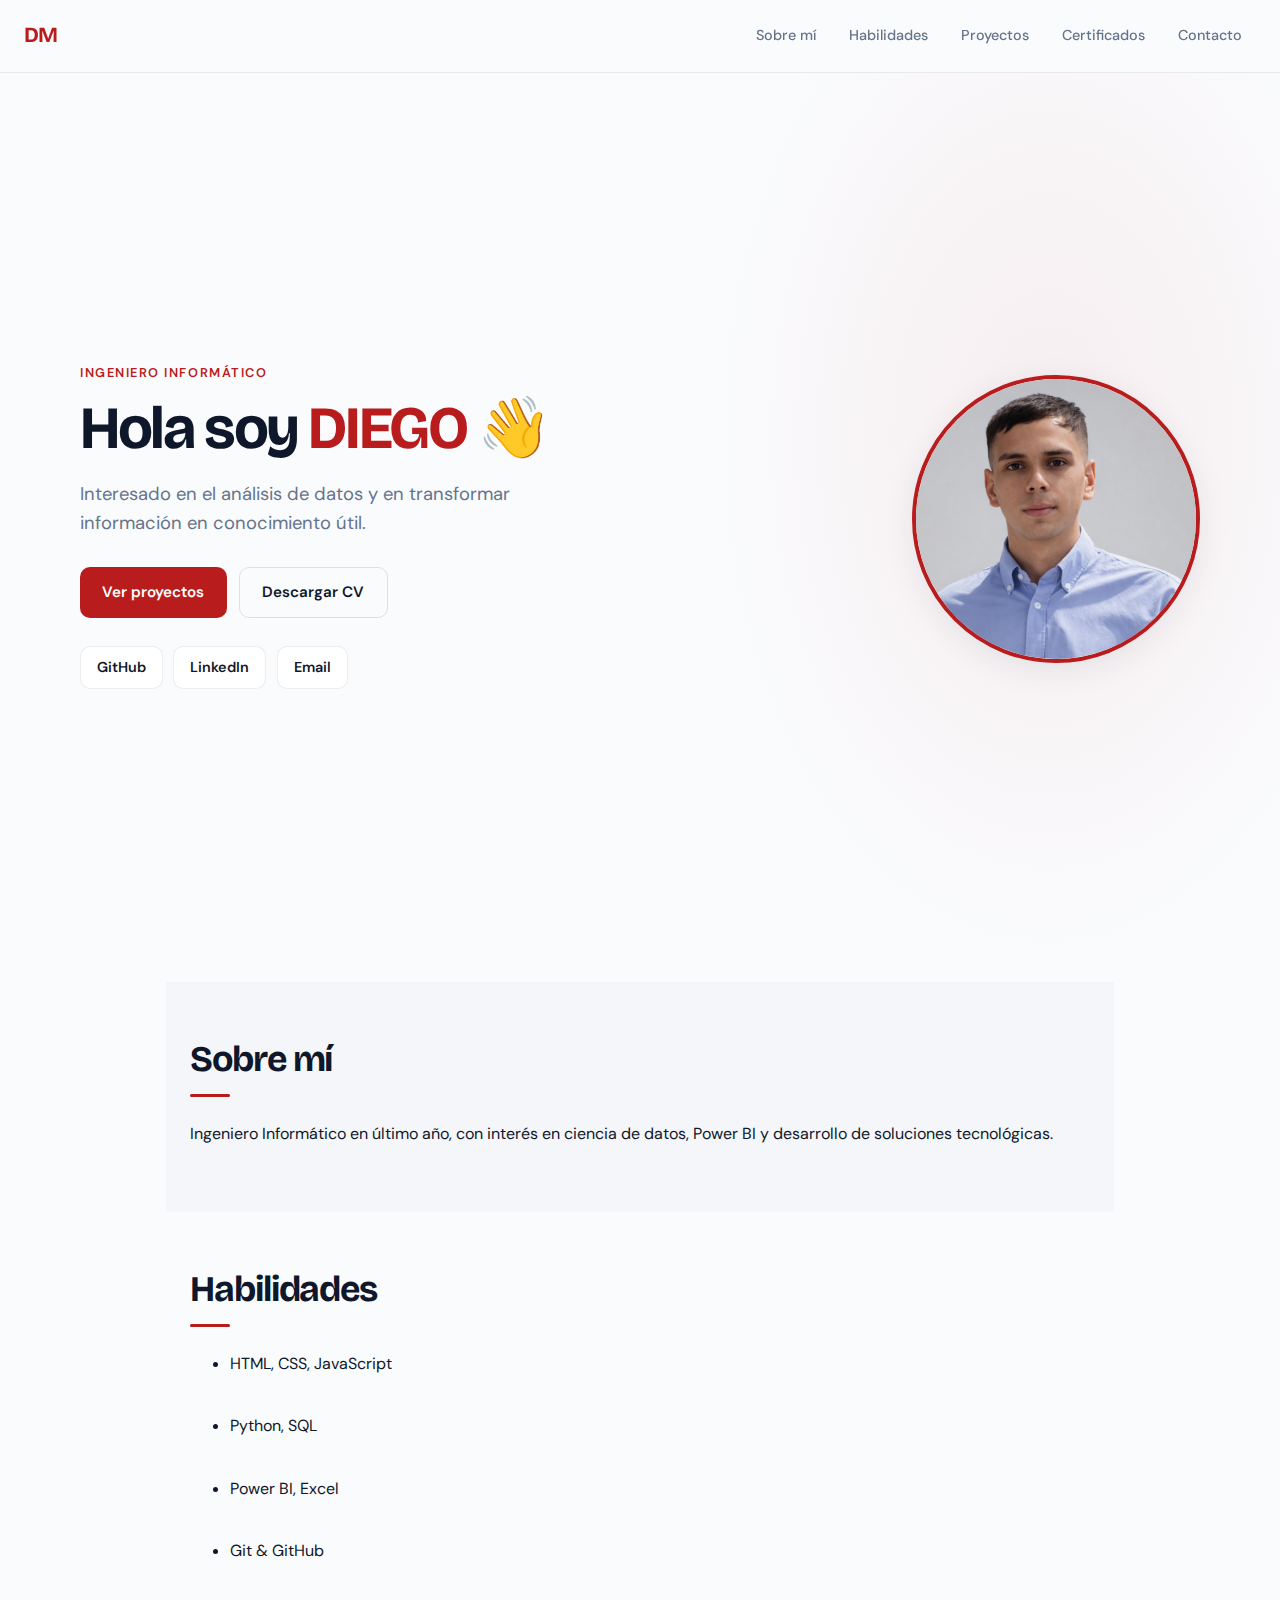
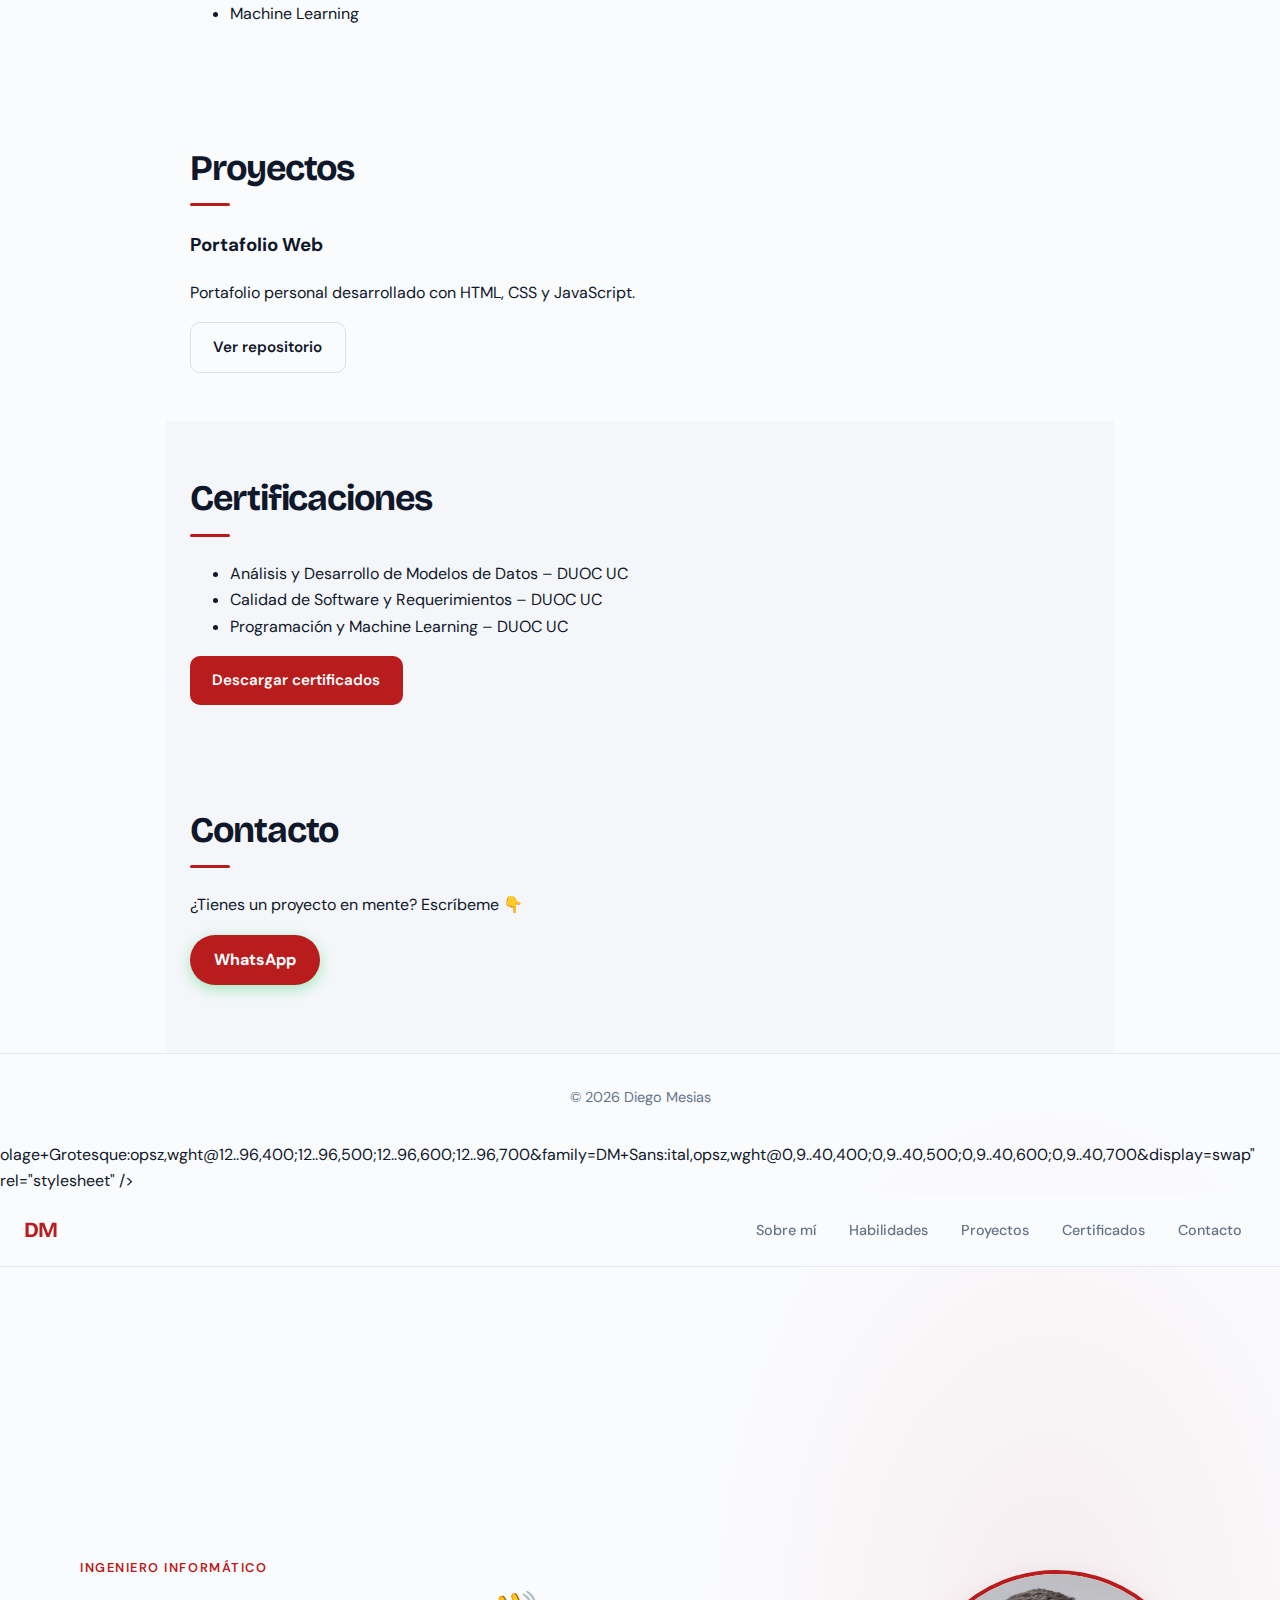
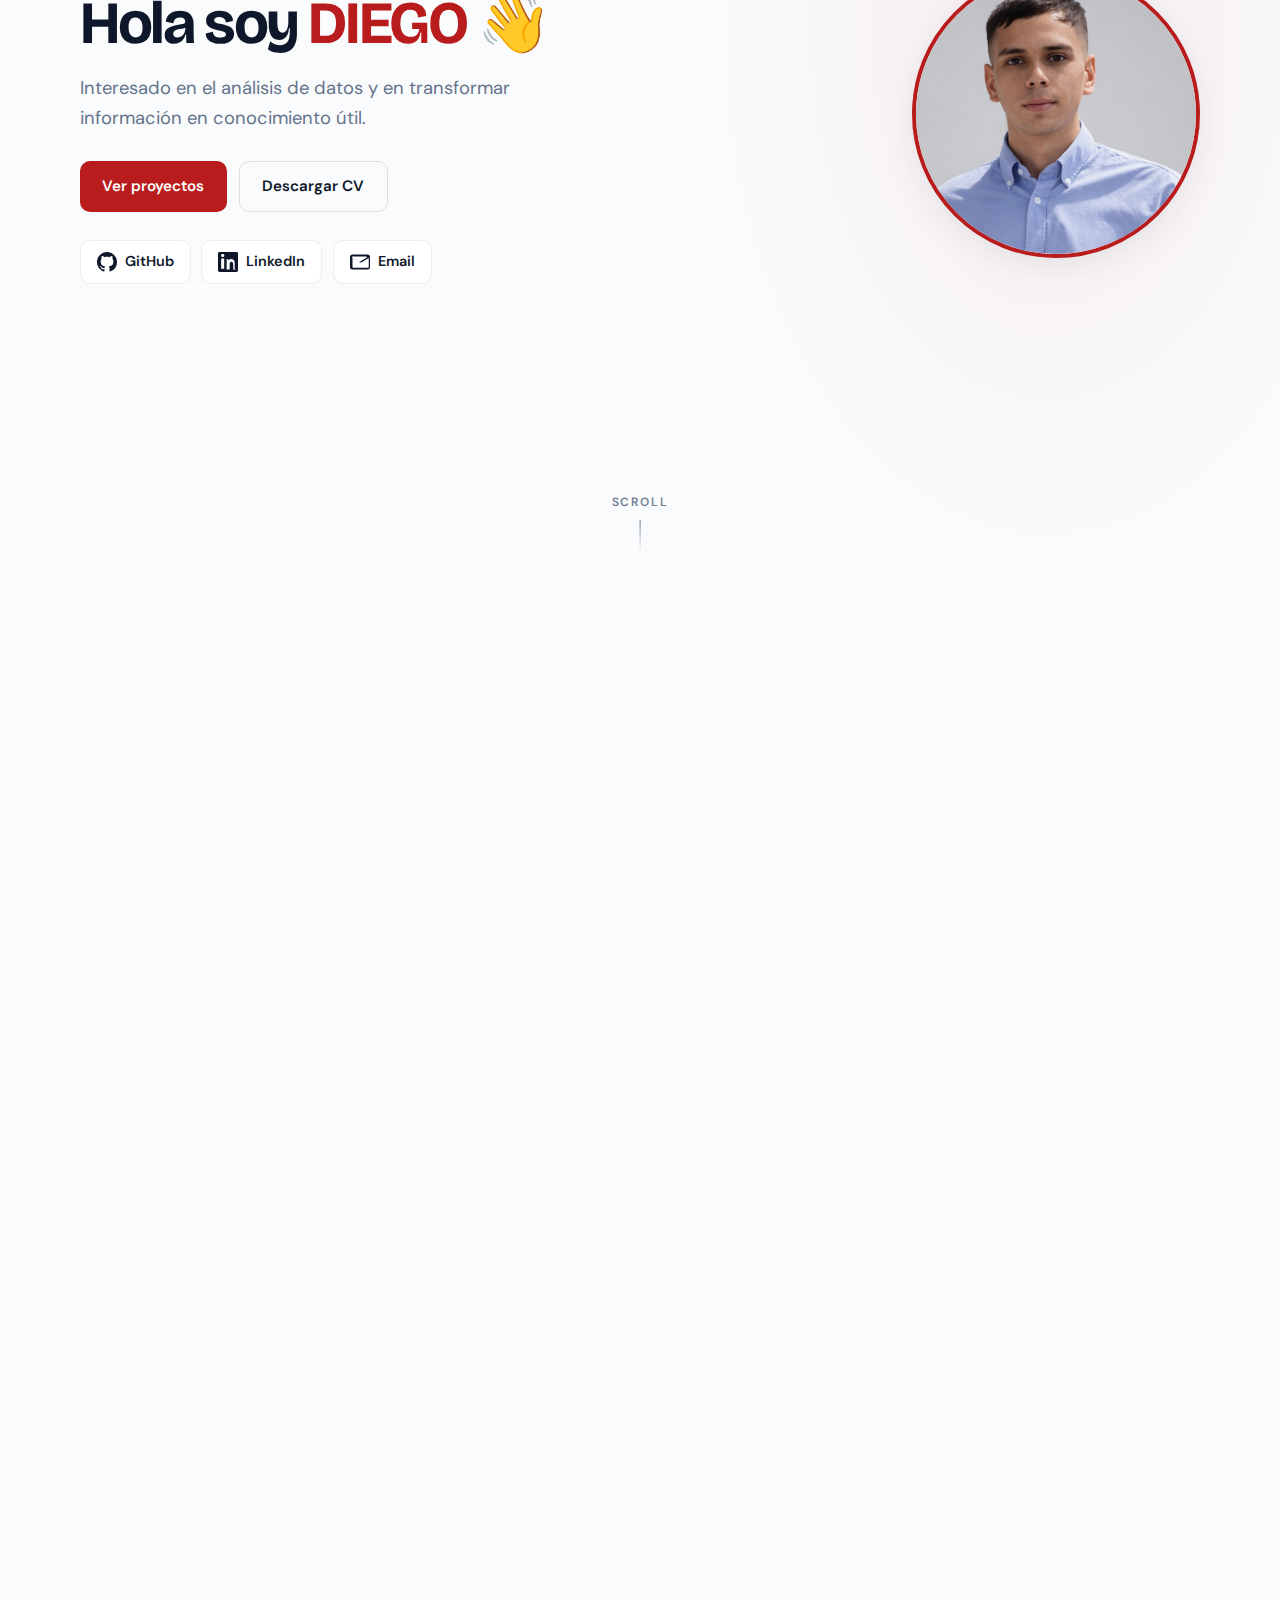
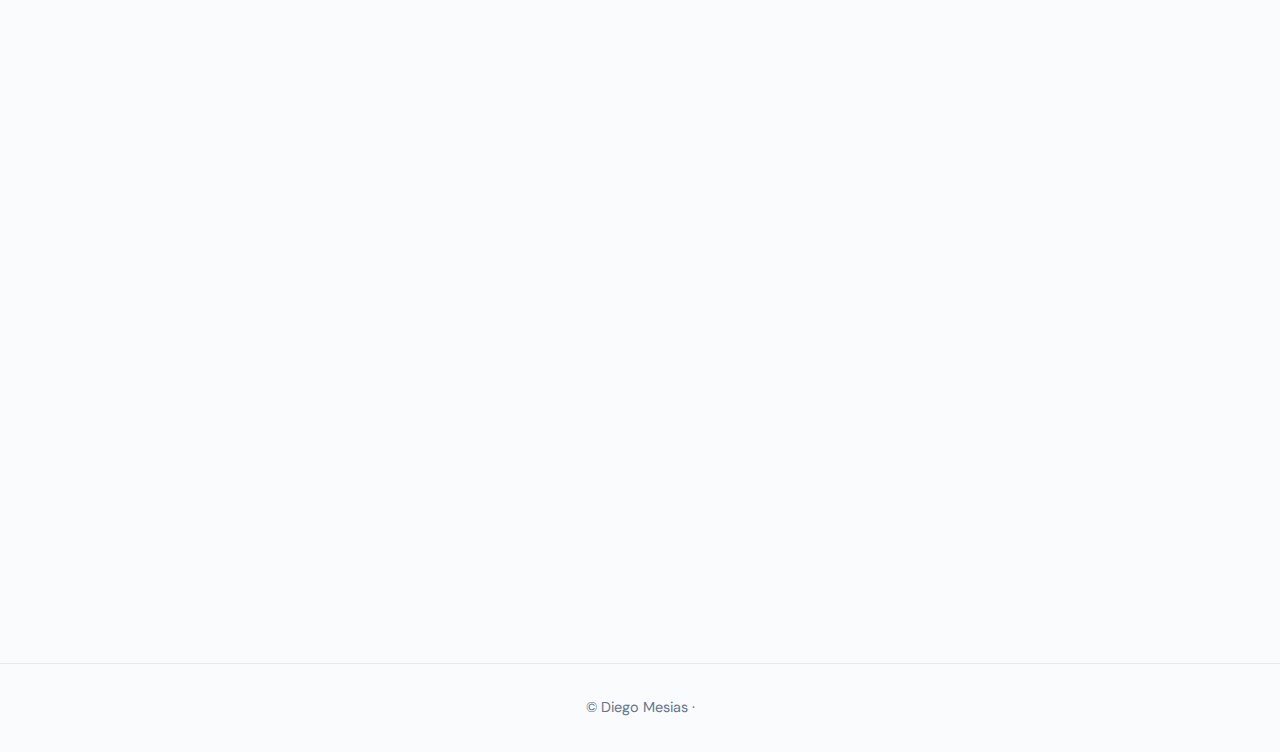
<file: index.html>
<!doctype html>
<html lang="es">
<head>
  <meta charset="utf-8" />
  <meta name="viewport" content="width=device-width, initial-scale=1" />
  <title>Diego Mesias | Portafolio</title>
  <meta name="description" content="Portafolio de Ingeniero Informático: proyectos, habilidades, certificados y contacto." />
  <link rel="preconnect" href="https://fonts.googleapis.com" />
  <link rel="preconnect" href="https://fonts.gstatic.com" crossorigin />
  <link href="https://fonts.googleapis.com/css2?family=Bri<!doctype html>
<html lang="es">
<head>
  <meta charset="utf-8" />
  <meta name="viewport" content="width=device-width, initial-scale=1" />
  <title>Diego Mesias | Portafolio</title>

  <meta name="description" content="Portafolio de Ingeniero Informático: proyectos, habilidades, certificados y contacto." />

  <!-- Google Fonts -->
  <link rel="preconnect" href="https://fonts.googleapis.com" />
  <link rel="preconnect" href="https://fonts.gstatic.com" crossorigin />
  <link href="https://fonts.googleapis.com/css2?family=Bricolage+Grotesque:wght@400;500;600;700&family=DM+Sans:wght@400;500;600;700&display=swap" rel="stylesheet" />

  <!-- CSS -->
  <link rel="stylesheet" href="./style.css" />
</head>

<body>

<header class="header">
  <a class="logo" href="#top">DM</a>

  <button class="menu-toggle" id="menuToggle" aria-label="Abrir menú">
    <span></span><span></span><span></span>
  </button>

  <nav class="nav" id="nav">
    <a href="#sobre-mi">Sobre mí</a>
    <a href="#habilidades">Habilidades</a>
    <a href="#proyectos">Proyectos</a>
    <a href="#certificados">Certificados</a>
    <a href="#contacto">Contacto</a>
  </nav>
</header>

<main id="top">

  <!-- HERO -->
  <section class="hero section--hero">
    <div class="hero__content">
      <p class="tag">Ingeniero Informático</p>
      <h1>Hola soy <span class="accent">DIEGO</span> 👋</h1>
      <p class="subtitle">
        Interesado en el análisis de datos y en transformar información en conocimiento útil.
      </p>

      <div class="cta">
        <a class="btn" href="#proyectos">Ver proyectos</a>
        <a class="btn ghost" href="./assets/CV_DiegoMesiasMaldonado.pdf" target="_blank">
          Descargar CV
        </a>
      </div>

      <div class="links compact">
        <a class="btn icon" href="https://github.com/dimesias" target="_blank">GitHub</a>
        <a class="btn icon" href="https://www.linkedin.com/in/diegotrabajo/" target="_blank">LinkedIn</a>
        <a class="btn icon" href="mailto:diegomesias2003@gmail.com">Email</a>
      </div>
    </div>

    <div class="hero__card">
      <div class="avatar-wrap">
        <img class="avatar" src="./assets/foto_PORTAFOLIO.png" alt="Foto de Diego" />
      </div>
    </div>
  </section>

  <!-- SOBRE MI -->
  <section id="sobre-mi" class="section section--alt">
    <h2>Sobre mí</h2>
    <p>
      Ingeniero Informático en último año, con interés en ciencia de datos,
      Power BI y desarrollo de soluciones tecnológicas.
    </p>
  </section>

  <!-- HABILIDADES -->
  <section id="habilidades" class="section">
    <h2>Habilidades</h2>

    <ul class="skills">
      <li>HTML, CSS, JavaScript</li>
      <li>Python, SQL</li>
      <li>Power BI, Excel</li>
      <li>Git & GitHub</li>
      <li>Machine Learning</li>
    </ul>
  </section>

  <!-- PROYECTOS -->
  <section id="proyectos" class="section">
    <h2>Proyectos</h2>

    <div class="project-card">
      <h3>Portafolio Web</h3>
      <p>Portafolio personal desarrollado con HTML, CSS y JavaScript.</p>
      <a class="btn ghost" href="https://github.com/dimesias" target="_blank">
        Ver repositorio
      </a>
    </div>
  </section>

  <!-- CERTIFICADOS -->
  <section id="certificados" class="section section--alt">
    <h2>Certificaciones</h2>

    <ul>
      <li>Análisis y Desarrollo de Modelos de Datos – DUOC UC</li>
      <li>Calidad de Software y Requerimientos – DUOC UC</li>
      <li>Programación y Machine Learning – DUOC UC</li>
    </ul>

    <a class="btn" href="./assets/certificados.pdf" download>
      Descargar certificados
    </a>
  </section>

  <!-- CONTACTO -->
  <section id="contacto" class="section section--contact section--alt">
    <h2>Contacto</h2>

    <p>¿Tienes un proyecto en mente? Escríbeme 👇</p>

    <a class="btn btn-whatsapp" href="https://wa.me/56920596186" target="_blank">
      WhatsApp
    </a>
  </section>

</main>

<footer class="footer">
  <p>© <span id="year"></span> Diego Mesias</p>
</footer>

<!-- JS -->
<script src="./main.js"></script>

</body>
</html>
olage+Grotesque:opsz,wght@12..96,400;12..96,500;12..96,600;12..96,700&family=DM+Sans:ital,opsz,wght@0,9..40,400;0,9..40,500;0,9..40,600;0,9..40,700&display=swap" rel="stylesheet" />
  <link rel="stylesheet" href="./style.css">

</head>

<body>
  <header class="header" role="banner">
    <a class="logo" href="#top">DM</a>
    <button class="menu-toggle" id="menuToggle" aria-label="Abrir menú" aria-expanded="false">
      <span></span><span></span><span></span>
    </button>
    <nav class="nav" id="nav">
      <a href="#sobre-mi">Sobre mí</a>
      <a href="#habilidades">Habilidades</a>
      <a href="#proyectos">Proyectos</a>
      <a href="#certificados">Certificados</a>
      <a href="#contacto">Contacto</a>
    </nav>
  </header>

  <main id="top" role="main">
    <section class="hero section--hero">
      <div class="hero__content">
        <p class="tag">Ingeniero Informático</p>
        <h1>Hola soy <span class="accent">DIEGO</span> 👋</h1>
        <p class="subtitle">
          Interesado en el análisis de datos y en transformar información en conocimiento útil.
        </p>

        <div class="cta">
          <a class="btn" href="#proyectos">Ver proyectos</a>
          <a class="btn ghost" href="assets/CV_DiegoMesiasMaldonado.pdf" target="_blank" rel="noreferrer">Descargar CV</a>
        </div>

        <div class="links compact">
          <a class="btn icon" href="https://github.com/dimesias" target="_blank" rel="noreferrer">
            <svg xmlns="http://www.w3.org/2000/svg" width="20" height="20" fill="currentColor" viewBox="0 0 16 16">
              <path d="M8 0C3.58 0 0 3.58 0 8c0 3.54 2.29 6.53 5.47 7.59.4.07.55-.17.55-.38 0-.19-.01-.82-.01-1.49-2.01.37-2.53-.49-2.69-.94-.09-.23-.48-.94-.82-1.13-.28-.15-.68-.52-.01-.53.63-.01 1.08.58 1.23.82.72 1.22 1.87.87 2.33.66.07-.52.28-.87.51-1.07-1.78-.2-3.64-.89-3.64-3.95 0-.87.31-1.59.82-2.15-.08-.2-.36-1.02.08-2.12 0 0 .67-.21 2.2.82.64-.18 1.32-.27 2-.27.68 0 1.36.09 2 .27 1.53-1.04 2.2-.82 2.2-.82.44 1.1.16 1.92.08 2.12.51.56.82 1.27.82 2.15 0 3.07-1.87 3.75-3.65 3.95.29.25.54.73.54 1.48 0 1.07-.01 1.93-.01 2.2 0 .21.15.46.55.38A8.013 8.013 0 0 0 16 8c0-4.42-3.58-8-8-8z"/>
            </svg>
            GitHub
          </a>
          <a class="btn icon" href="https://www.linkedin.com/in/diegotrabajo/" target="_blank" rel="noreferrer">
            <svg xmlns="http://www.w3.org/2000/svg" width="20" height="20" fill="currentColor" viewBox="0 0 16 16">
              <path d="M0 1.146C0 .513.526 0 1.175 0h13.65C15.474 0 16 .513 16 1.146v13.708c0 .633-.526 1.146-1.175 1.146H1.175C.526 16 0 15.487 0 14.854V1.146zm4.943 12.248V5.169H2.542v8.225h2.401zm-1.2-9.337c.837 0 1.358-.554 1.358-1.25 0-.716-.521-1.25-1.32-1.25-.8 0-1.358.534-1.358 1.25 0 .696.521 1.25 1.32 1.25zM13.356 13.394V8.906c0-2.276-1.214-3.332-2.826-3.332-1.297 0-1.87.716-2.197 1.22v-.998H6.933c.03.662 0 8.225 0 8.225h2.4v-4.59c0-.245.018-.49.09-.664.196-.49.642-1.004 1.392-1.004.982 0 1.376.758 1.376 1.87v4.388h2.4z"/>
            </svg>
            LinkedIn
          </a>
          <a class="btn icon" href="mailto:diegomesias2003@gmail.com">
            <svg xmlns="http://www.w3.org/2000/svg" width="20" height="20" fill="currentColor" viewBox="0 0 16 16">
              <path d="M0 4a2 2 0 0 1 2-2h12a2 2 0 0 1 2 2v8a2 2 0 0 1-2 2H2a2 2 0 0 1-2-2V4zm2-.5a.5.5 0 0 0-.5.5v.379l6 3.6 6-3.6V4a.5.5 0 0 0-.5-.5H2zm13 1.243-5.646 3.387a1.5 1.5 0 0 1-1.708 0L2 4.743V12a.5.5 0 0 0 .5.5h12a.5.5 0 0 0 .5-.5V4.743z"/>
            </svg>
            Email
          </a>
        </div>
      </div>

      <div class="hero__card">
        <div class="avatar-wrap">
          <img class="avatar" src="assets/foto_PORTAFOLIO.png" alt="Foto de Diego" />
        </div>
      </div>

      <a href="#sobre-mi" class="scroll-hint" aria-label="Bajar">
        <span class="scroll-hint__text">Scroll</span>
        <span class="scroll-hint__line"></span>
      </a>
    </section>

    <section id="sobre-mi" class="section section--alt animate-on-scroll">
      <span class="section-num" aria-hidden="true">01</span>
      <h2>Sobre mí</h2>
      <p class="text">
        Ingeniero Informático en último año, con interés en ciencia de datos, Power BI y desarrollo de soluciones tecnológicas.
        Experiencia en proyectos académicos y personales orientados al análisis de datos y mejora de procesos.
      </p>
    </section>

    <section id="habilidades" class="section animate-on-scroll">
      <span class="section-num" aria-hidden="true">02</span>
      <h2>Habilidades</h2>
      <div class="skills">
        <div class="skills__group">
          <span class="skills__label">Frontend</span>
          <div class="skills__tags">
            <span class="skill-tag">HTML semántico</span>
            <span class="skill-tag">CSS</span>
            <span class="skill-tag">JavaScript</span>
            <span class="skill-tag">Formularios y validaciones</span>
            <span class="skill-tag">Consumo de APIs</span>
          </div>
        </div>
        <div class="skills__group">
          <span class="skills__label">Backend / Data</span>
          <div class="skills__tags">
            <span class="skill-tag">Python</span>
            <span class="skill-tag">SQL</span>
            <span class="skill-tag">Manejo de datos</span>
            <span class="skill-tag">Automatización de reportes</span>
          </div>
        </div>
        <div class="skills__group">
          <span class="skills__label">Herramientas</span>
          <div class="skills__tags">
            <span class="skill-tag">Git / GitHub</span>
            <span class="skill-tag">Firebase</span>
            <span class="skill-tag">Power BI / Excel</span>
            <span class="skill-tag">WordPress</span>
          </div>
        </div>
      </div>
    </section>

    <section id="proyectos" class="section animate-on-scroll">
      <span class="section-num" aria-hidden="true">03</span>
      <h2>Proyectos</h2>
      <div class="carousel" id="carousel">
        <button type="button" class="carousel__btn carousel__prev" id="carouselPrev" aria-label="Anterior">‹</button>
        <button type="button" class="carousel__btn carousel__next" id="carouselNext" aria-label="Siguiente">›</button>
        <div class="carousel__viewport">
          <div class="carousel__track" id="carouselTrack"></div>
        </div>
        <div class="carousel__caption" id="carouselCaption">
          <h3 class="carousel__title" id="carouselTitle"></h3>
          <p class="carousel__desc" id="carouselDesc"></p>
          <a class="carousel__link btn ghost" id="carouselLink" href="#" style="display: none;">Ver repositorio</a>
        </div>
        <div class="carousel__dots" id="carouselDots"></div>
      </div>
    </section>

  

    <section id="certificados" class="section section--alt animate-on-scroll">
      <span class="section-num" aria-hidden="true">04</span>
      <h2>Certificaciones</h2>

      <div class="cert-cards">
        <div class="cert-card">
          <div class="cert-card__icon" aria-hidden="true">
            <svg xmlns="http://www.w3.org/2000/svg" width="28" height="28" fill="currentColor" viewBox="0 0 16 16"><path d="M1 2.5A1.5 1.5 0 0 1 2.5 1h3A1.5 1.5 0 0 1 7 2.5v3A1.5 1.5 0 0 1 5.5 7h-3A1.5 1.5 0 0 1 1 5.5v-3zM2.5 2a.5.5 0 0 0-.5.5v3a.5.5 0 0 0 .5.5h3a.5.5 0 0 0 .5-.5v-3a.5.5 0 0 0-.5-.5h-3zm8.5.5A1.5 1.5 0 0 1 12.5 1h3A1.5 1.5 0 0 1 17 2.5v3A1.5 1.5 0 0 1 15.5 7h-3A1.5 1.5 0 0 1 11 5.5v-3zm1.5-.5a.5.5 0 0 0-.5.5v3a.5.5 0 0 0 .5.5h3a.5.5 0 0 0 .5-.5v-3a.5.5 0 0 0-.5-.5h-3zM1 10.5A1.5 1.5 0 0 1 2.5 9h3A1.5 1.5 0 0 1 7 10.5v3A1.5 1.5 0 0 1 5.5 15h-3A1.5 1.5 0 0 1 1 13.5v-3zm1.5-.5a.5.5 0 0 0-.5.5v3a.5.5 0 0 0 .5.5h3a.5.5 0 0 0 .5-.5v-3a.5.5 0 0 0-.5-.5h-3zm8.5.5a1.5 1.5 0 0 1 1.5-1.5h3a1.5 1.5 0 0 1 1.5 1.5v3a1.5 1.5 0 0 1-1.5 1.5h-3a1.5 1.5 0 0 1-1.5-1.5v-3zm1.5-.5a.5.5 0 0 0-.5.5v3a.5.5 0 0 0 .5.5h3a.5.5 0 0 0 .5-.5v-3a.5.5 0 0 0-.5-.5h-3z"/></svg>
          </div>
          <div class="cert-card__content">
            <h3 class="cert-card__title">Análisis y Desarrollo de Modelos de Datos</h3>
            <p class="cert-card__meta">Emitido por: DUOC UC · 2026</p>
          </div>
        </div>

        <div class="cert-card">
          <div class="cert-card__icon" aria-hidden="true">
            <svg xmlns="http://www.w3.org/2000/svg" width="28" height="28" fill="currentColor" viewBox="0 0 16 16"><path d="M8 15A7 7 0 1 1 8 1a7 7 0 0 1 0 14zm0 1A8 8 0 1 0 8 0a8 8 0 0 0 0 16z"/><path d="M10.97 4.97a.235.235 0 0 0-.02.022L7.477 9.417 5.384 7.323a.75.75 0 0 0-1.06 1.06L6.97 11.03a.75.75 0 0 0 1.079-.02l3.992-4.99a.75.75 0 0 0-1.071-1.05z"/></svg>
          </div>
          <div class="cert-card__content">
            <h3 class="cert-card__title">Calidad de Software y Requerimientos</h3>
            <p class="cert-card__meta">Emitido por: DUOC UC · 2026</p>
          </div>
        </div>

        <div class="cert-card">
          <div class="cert-card__icon" aria-hidden="true">
            <svg xmlns="http://www.w3.org/2000/svg" width="28" height="28" fill="currentColor" viewBox="0 0 16 16"><path d="M8 4.754a3.246 3.246 0 1 0 0 6.492 3.246 3.246 0 0 0 0-6.492zM5.754 8a2.246 2.246 0 1 1 4.492 0 2.246 2.246 0 0 1-4.492 0z"/><path d="M9.796 1.343c-.527-1.79-3.065-1.79-3.592 0l-.094.319a.873.873 0 0 1-1.255.52l-.292-.16c-1.64-.892-3.433.902-2.54 2.541l.159.292a.873.873 0 0 1-.52 1.255l-.319.094c-1.79.527-1.79 3.065 0 3.592l.319.094a.873.873 0 0 1 .52 1.255l-.16.292c-.892 1.64.901 3.434 2.541 2.54l.292-.159a.873.873 0 0 1 1.255.52l.094.319c.527 1.79 3.065 1.79 3.592 0l.094-.319a.873.873 0 0 1 1.255-.52l.292.16c1.64.893 3.434-.902 2.54-2.541l-.159-.292a.873.873 0 0 1 .52-1.255l.319-.094c1.79-.527 1.79-3.065 0-3.592l-.319-.094a.873.873 0 0 1-.52-1.255l.16-.292c.893-1.64-.902-3.433-2.541-2.54l-.292.159a.873.873 0 0 1-1.255-.52l-.094-.319zm-2.633.283c.246-.835 1.428-.835 1.674 0l.094.319a1.873 1.873 0 0 0 2.693 1.115l.291-.16a1.873 1.873 0 0 1 2.709 2.709l-.16.291a1.873 1.873 0 0 0 1.115 2.692l.319.094c.835.246.835 1.428 0 1.674l-.319.094a1.873 1.873 0 0 0-1.115 2.693l.16.29a1.873 1.873 0 0 1-2.709 2.709l-.291-.16a1.873 1.873 0 0 0-2.693 1.115l-.094.319c-.246.835-1.428.835-1.674 0l-.094-.319a1.873 1.873 0 0 0-2.692-1.115l-.29.16a1.873 1.873 0 0 1-2.709-2.709l.16-.291A1.873 1.873 0 0 0 1.945 8.93l-.319-.094c-.835-.246-.835-1.428 0-1.674l.319-.094A1.873 1.873 0 0 0 3.06 4.377l-.16-.29a1.873 1.873 0 0 1 2.709-2.709l.291.16a1.873 1.873 0 0 0 2.692-1.115l.094-.319z"/></svg>
          </div>
          <div class="cert-card__content">
            <h3 class="cert-card__title">Programación, Arquitectura y Machine Learning</h3>
            <p class="cert-card__meta">Emitido por: DUOC UC · 2026</p>
          </div>
        </div>
      </div>

      <p class="cert-future muted">Futuras formaciones: Deep Learning</p>

      <div class="cert-download">
        <a class="btn" href="assets/certificados.pdf" download>
          <svg xmlns="http://www.w3.org/2000/svg" width="18" height="18" fill="currentColor" viewBox="0 0 16 16"><path d="M.5 9.9a.5.5 0 0 1 .5.5v2.5a1 1 0 0 0 1 1h12a1 1 0 0 0 1-1v-2.5a.5.5 0 0 1 1 0v2.5a2 2 0 0 1-2 2H2a2 2 0 0 1-2-2v-2.5a.5.5 0 0 1 .5-.5z"/><path d="M7.646 11.854a.5.5 0 0 0 .708 0l3-3a.5.5 0 0 0-.708-.708L8.5 10.293V1.5a.5.5 0 0 0-1 0v8.793L5.354 8.146a.5.5 0 1 0-.708.708l3 3z"/></svg>
          Descargar Certificado
        </a>
      </div>
    </section>

    <section id="contacto" class="section section--contact section--alt animate-on-scroll">
      <span class="section-num" aria-hidden="true">05</span>
      <h2>Contacto</h2>
      <p class="text">¿Tienes un proyecto en mente o quieres conectar? Escríbeme. También me puedes escribir por WhatsApp.</p>
      <a class="btn btn-whatsapp" href="https://wa.me/56920596186" target="_blank" rel="noreferrer noopener" aria-label="Enviar WhatsApp">
        <svg class="whatsapp-icon" xmlns="http://www.w3.org/2000/svg" width="22" height="22" viewBox="0 0 24 24" fill="currentColor" aria-hidden="true">
          <path d="M17.472 14.382c-.297-.149-1.758-.867-2.03-.967-.273-.099-.471-.148-.67.15-.197.297-.767.966-.94 1.164-.173.199-.347.223-.644.075-.297-.15-1.255-.463-2.39-1.475-.883-.788-1.48-1.761-1.653-2.059-.173-.297-.018-.458.13-.606.134-.133.298-.347.446-.52.149-.174.198-.298.298-.497.099-.198.05-.371-.025-.52-.075-.149-.669-1.612-.916-2.207-.242-.579-.487-.5-.669-.51-.173-.008-.371-.01-.57-.01-.198 0-.52.074-.792.372-.272.297-1.04 1.016-1.04 2.479 0 1.462 1.065 2.875 1.213 3.074.149.198 2.096 3.2 5.077 4.487.709.306 1.262.489 1.694.625.712.227 1.36.195 1.871.118.571-.085 1.758-.719 2.006-1.413.248-.694.248-1.289.173-1.413-.074-.124-.272-.198-.57-.347m-5.421 7.403h-.004a9.87 9.87 0 01-5.031-1.378l-.361-.214-3.741.982.998-3.648-.235-.374a9.86 9.86 0 01-1.51-5.26c.001-5.45 4.436-9.884 9.888-9.884 2.64 0 5.122 1.03 6.988 2.898a9.825 9.825 0 012.893 6.994c-.003 5.45-4.437 9.884-9.885 9.884m8.413-18.297A11.815 11.815 0 0012.05 0C5.495 0 .16 5.335.157 11.892c0 2.096.547 4.142 1.588 5.945L.057 24l6.305-1.654a11.882 11.882 0 005.683 1.448h.005c6.554 0 11.89-5.335 11.893-11.893a11.821 11.821 0 00-3.48-8.413z"/>
        </svg>
        Envíame un WhatsApp
      </a>
      <div class="links compact">
        <a class="btn icon" href="mailto:diegomesias2003@gmail.com" aria-label="Email">
          <svg xmlns="http://www.w3.org/2000/svg" width="20" height="20" fill="currentColor" viewBox="0 0 16 16">
            <path d="M0 4a2 2 0 0 1 2-2h12a2 2 0 0 1 2 2v8a2 2 0 0 1-2 2H2a2 2 0 0 1-2-2V4zm2-.5a.5.5 0 0 0-.5.5v.379l6 3.6 6-3.6V4a.5.5 0 0 0-.5-.5H2zm13 1.243-5.646 3.387a1.5 1.5 0 0 1-1.708 0L2 4.743V12a.5.5 0 0 0 .5.5h12a.5.5 0 0 0 .5-.5V4.743z"/>
          </svg>
          diegomesias2003@gmail.com
        </a>
        <a class="btn icon" href="https://www.linkedin.com/in/diegotrabajo/" target="_blank" rel="noreferrer" aria-label="LinkedIn">LinkedIn</a>
        <a class="btn icon" href="https://github.com/dimesias" target="_blank" rel="noreferrer" aria-label="GitHub">GitHub</a>
      </div>
    </section>

  </main>

  <a href="#top" class="back-to-top" id="backToTop" aria-label="Volver arriba" title="Volver arriba">
    <svg xmlns="http://www.w3.org/2000/svg" width="20" height="20" fill="currentColor" viewBox="0 0 16 16"><path d="M8 12a.5.5 0 0 0 .5-.5V5.707l2.146 2.147a.5.5 0 0 0 .708-.708l-3-3a.5.5 0 0 0-.708 0l-3 3a.5.5 0 1 0 .708.708L7.5 5.707V11.5a.5.5 0 0 0 .5.5z"/></svg>
  </a>

  <footer class="footer">
    <p>© <span id="year"></span> Diego Mesias ·</p>
  </footer>

  <script src="./main.js"></script>

</body>
</html>
</file>
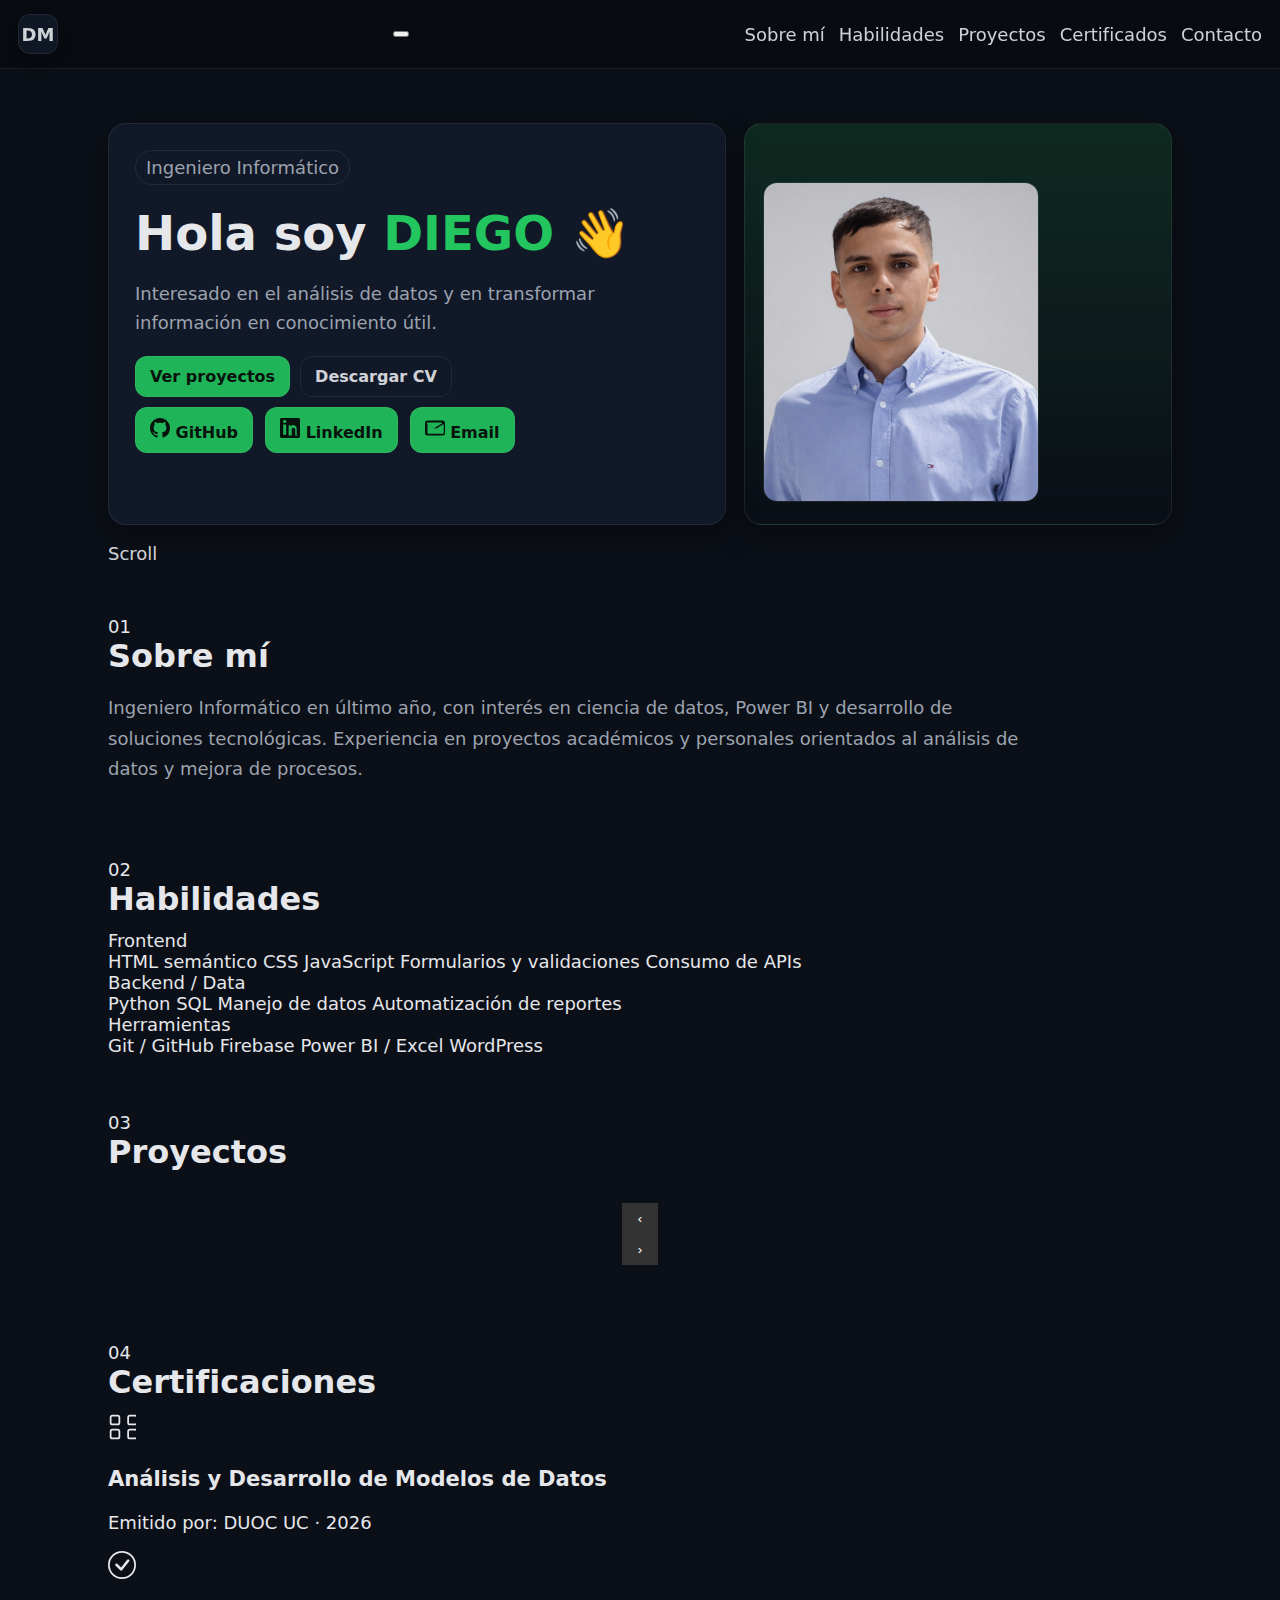
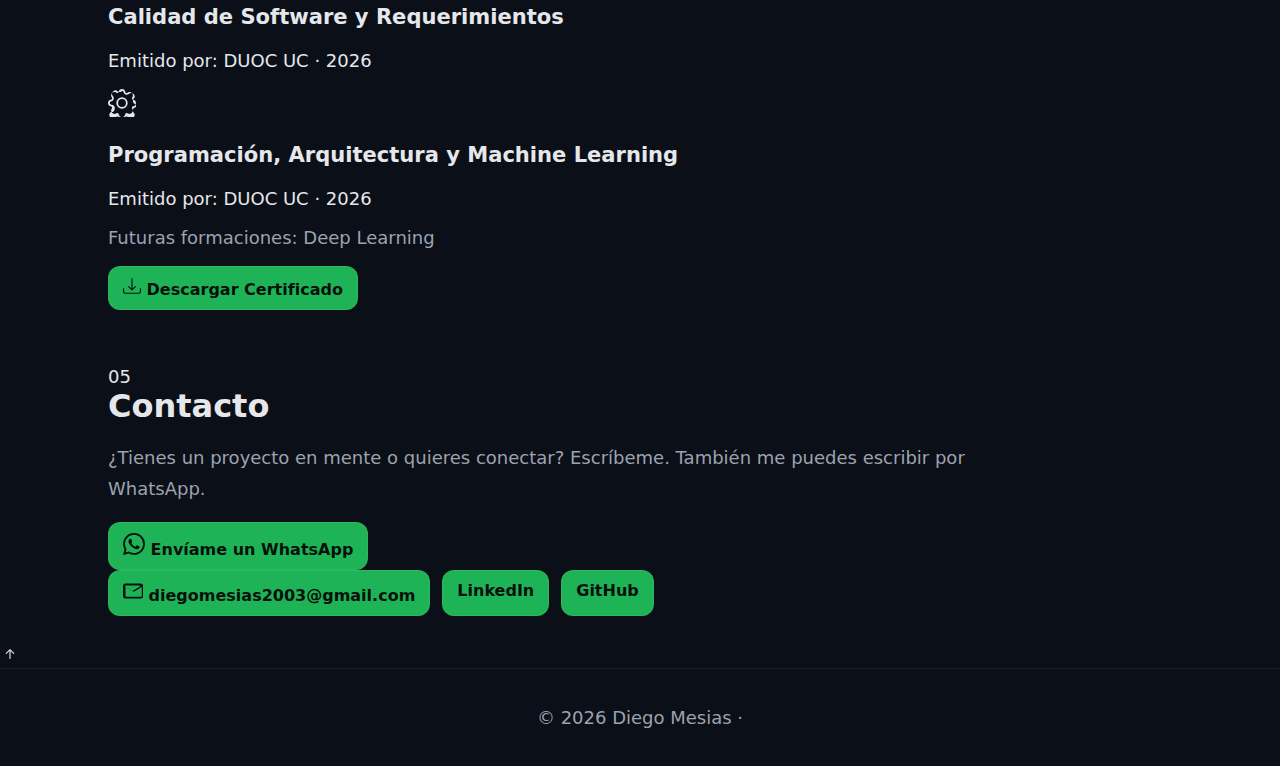
<file: diego.html>
<!doctype html>
<html lang="es">
<head>
  <meta charset="utf-8" />
  <meta name="viewport" content="width=device-width, initial-scale=1" />
  <title>Diego Mesias | Portafolio</title>
  <meta name="description" content="Portafolio de Ingeniero Informático: proyectos, habilidades, certificados y contacto." />
  <link rel="preconnect" href="https://fonts.googleapis.com" />
  <link rel="preconnect" href="https://fonts.gstatic.com" crossorigin />
  <link href="https://fonts.googleapis.com/css2?family=Bricolage+Grotesque:opsz,wght@12..96,400;12..96,500;12..96,600;12..96,700&family=DM+Sans:ital,opsz,wght@0,9..40,400;0,9..40,500;0,9..40,600;0,9..40,700&display=swap" rel="stylesheet" />
  <link rel="stylesheet" href="css/style.css" />
</head>

<body>
  <header class="header" role="banner">
    <a class="logo" href="#top">DM</a>
    <button class="menu-toggle" id="menuToggle" aria-label="Abrir menú" aria-expanded="false">
      <span></span><span></span><span></span>
    </button>
    <nav class="nav" id="nav">
      <a href="#sobre-mi">Sobre mí</a>
      <a href="#habilidades">Habilidades</a>
      <a href="#proyectos">Proyectos</a>
      <a href="#certificados">Certificados</a>
      <a href="#contacto">Contacto</a>
    </nav>
  </header>

  <main id="top" role="main">
    <section class="hero section--hero">
      <div class="hero__content">
        <p class="tag">Ingeniero Informático</p>
        <h1>Hola soy <span class="accent">DIEGO</span> 👋</h1>
        <p class="subtitle">
          Interesado en el análisis de datos y en transformar información en conocimiento útil.
        </p>

        <div class="cta">
          <a class="btn" href="#proyectos">Ver proyectos</a>
          <a class="btn ghost" href="assets/CV_DiegoMesiasMaldonado.pdf" target="_blank" rel="noreferrer">Descargar CV</a>
        </div>

        <div class="links compact">
          <a class="btn icon" href="https://github.com/dimesias" target="_blank" rel="noreferrer">
            <svg xmlns="http://www.w3.org/2000/svg" width="20" height="20" fill="currentColor" viewBox="0 0 16 16">
              <path d="M8 0C3.58 0 0 3.58 0 8c0 3.54 2.29 6.53 5.47 7.59.4.07.55-.17.55-.38 0-.19-.01-.82-.01-1.49-2.01.37-2.53-.49-2.69-.94-.09-.23-.48-.94-.82-1.13-.28-.15-.68-.52-.01-.53.63-.01 1.08.58 1.23.82.72 1.22 1.87.87 2.33.66.07-.52.28-.87.51-1.07-1.78-.2-3.64-.89-3.64-3.95 0-.87.31-1.59.82-2.15-.08-.2-.36-1.02.08-2.12 0 0 .67-.21 2.2.82.64-.18 1.32-.27 2-.27.68 0 1.36.09 2 .27 1.53-1.04 2.2-.82 2.2-.82.44 1.1.16 1.92.08 2.12.51.56.82 1.27.82 2.15 0 3.07-1.87 3.75-3.65 3.95.29.25.54.73.54 1.48 0 1.07-.01 1.93-.01 2.2 0 .21.15.46.55.38A8.013 8.013 0 0 0 16 8c0-4.42-3.58-8-8-8z"/>
            </svg>
            GitHub
          </a>
          <a class="btn icon" href="https://www.linkedin.com/in/diegotrabajo/" target="_blank" rel="noreferrer">
            <svg xmlns="http://www.w3.org/2000/svg" width="20" height="20" fill="currentColor" viewBox="0 0 16 16">
              <path d="M0 1.146C0 .513.526 0 1.175 0h13.65C15.474 0 16 .513 16 1.146v13.708c0 .633-.526 1.146-1.175 1.146H1.175C.526 16 0 15.487 0 14.854V1.146zm4.943 12.248V5.169H2.542v8.225h2.401zm-1.2-9.337c.837 0 1.358-.554 1.358-1.25 0-.716-.521-1.25-1.32-1.25-.8 0-1.358.534-1.358 1.25 0 .696.521 1.25 1.32 1.25zM13.356 13.394V8.906c0-2.276-1.214-3.332-2.826-3.332-1.297 0-1.87.716-2.197 1.22v-.998H6.933c.03.662 0 8.225 0 8.225h2.4v-4.59c0-.245.018-.49.09-.664.196-.49.642-1.004 1.392-1.004.982 0 1.376.758 1.376 1.87v4.388h2.4z"/>
            </svg>
            LinkedIn
          </a>
          <a class="btn icon" href="mailto:diegomesias2003@gmail.com">
            <svg xmlns="http://www.w3.org/2000/svg" width="20" height="20" fill="currentColor" viewBox="0 0 16 16">
              <path d="M0 4a2 2 0 0 1 2-2h12a2 2 0 0 1 2 2v8a2 2 0 0 1-2 2H2a2 2 0 0 1-2-2V4zm2-.5a.5.5 0 0 0-.5.5v.379l6 3.6 6-3.6V4a.5.5 0 0 0-.5-.5H2zm13 1.243-5.646 3.387a1.5 1.5 0 0 1-1.708 0L2 4.743V12a.5.5 0 0 0 .5.5h12a.5.5 0 0 0 .5-.5V4.743z"/>
            </svg>
            Email
          </a>
        </div>
      </div>

      <div class="hero__card">
        <div class="avatar-wrap">
          <img class="avatar" src="assets/foto_PORTAFOLIO.png" alt="Foto de Diego" />
        </div>
      </div>

      <a href="#sobre-mi" class="scroll-hint" aria-label="Bajar">
        <span class="scroll-hint__text">Scroll</span>
        <span class="scroll-hint__line"></span>
      </a>
    </section>

    <section id="sobre-mi" class="section section--alt animate-on-scroll">
      <span class="section-num" aria-hidden="true">01</span>
      <h2>Sobre mí</h2>
      <p class="text">
        Ingeniero Informático en último año, con interés en ciencia de datos, Power BI y desarrollo de soluciones tecnológicas.
        Experiencia en proyectos académicos y personales orientados al análisis de datos y mejora de procesos.
      </p>
    </section>

    <section id="habilidades" class="section animate-on-scroll">
      <span class="section-num" aria-hidden="true">02</span>
      <h2>Habilidades</h2>
      <div class="skills">
        <div class="skills__group">
          <span class="skills__label">Frontend</span>
          <div class="skills__tags">
            <span class="skill-tag">HTML semántico</span>
            <span class="skill-tag">CSS</span>
            <span class="skill-tag">JavaScript</span>
            <span class="skill-tag">Formularios y validaciones</span>
            <span class="skill-tag">Consumo de APIs</span>
          </div>
        </div>
        <div class="skills__group">
          <span class="skills__label">Backend / Data</span>
          <div class="skills__tags">
            <span class="skill-tag">Python</span>
            <span class="skill-tag">SQL</span>
            <span class="skill-tag">Manejo de datos</span>
            <span class="skill-tag">Automatización de reportes</span>
          </div>
        </div>
        <div class="skills__group">
          <span class="skills__label">Herramientas</span>
          <div class="skills__tags">
            <span class="skill-tag">Git / GitHub</span>
            <span class="skill-tag">Firebase</span>
            <span class="skill-tag">Power BI / Excel</span>
            <span class="skill-tag">WordPress</span>
          </div>
        </div>
      </div>
    </section>

    <section id="proyectos" class="section animate-on-scroll">
      <span class="section-num" aria-hidden="true">03</span>
      <h2>Proyectos</h2>
      <div class="carousel" id="carousel">
        <button type="button" class="carousel__btn carousel__prev" id="carouselPrev" aria-label="Anterior">‹</button>
        <button type="button" class="carousel__btn carousel__next" id="carouselNext" aria-label="Siguiente">›</button>
        <div class="carousel__viewport">
          <div class="carousel__track" id="carouselTrack"></div>
        </div>
        <div class="carousel__caption" id="carouselCaption">
          <h3 class="carousel__title" id="carouselTitle"></h3>
          <p class="carousel__desc" id="carouselDesc"></p>
          <a class="carousel__link btn ghost" id="carouselLink" href="#" style="display: none;">Ver repositorio</a>
        </div>
        <div class="carousel__dots" id="carouselDots"></div>
      </div>
    </section>

  

    <section id="certificados" class="section section--alt animate-on-scroll">
      <span class="section-num" aria-hidden="true">04</span>
      <h2>Certificaciones</h2>

      <div class="cert-cards">
        <div class="cert-card">
          <div class="cert-card__icon" aria-hidden="true">
            <svg xmlns="http://www.w3.org/2000/svg" width="28" height="28" fill="currentColor" viewBox="0 0 16 16"><path d="M1 2.5A1.5 1.5 0 0 1 2.5 1h3A1.5 1.5 0 0 1 7 2.5v3A1.5 1.5 0 0 1 5.5 7h-3A1.5 1.5 0 0 1 1 5.5v-3zM2.5 2a.5.5 0 0 0-.5.5v3a.5.5 0 0 0 .5.5h3a.5.5 0 0 0 .5-.5v-3a.5.5 0 0 0-.5-.5h-3zm8.5.5A1.5 1.5 0 0 1 12.5 1h3A1.5 1.5 0 0 1 17 2.5v3A1.5 1.5 0 0 1 15.5 7h-3A1.5 1.5 0 0 1 11 5.5v-3zm1.5-.5a.5.5 0 0 0-.5.5v3a.5.5 0 0 0 .5.5h3a.5.5 0 0 0 .5-.5v-3a.5.5 0 0 0-.5-.5h-3zM1 10.5A1.5 1.5 0 0 1 2.5 9h3A1.5 1.5 0 0 1 7 10.5v3A1.5 1.5 0 0 1 5.5 15h-3A1.5 1.5 0 0 1 1 13.5v-3zm1.5-.5a.5.5 0 0 0-.5.5v3a.5.5 0 0 0 .5.5h3a.5.5 0 0 0 .5-.5v-3a.5.5 0 0 0-.5-.5h-3zm8.5.5a1.5 1.5 0 0 1 1.5-1.5h3a1.5 1.5 0 0 1 1.5 1.5v3a1.5 1.5 0 0 1-1.5 1.5h-3a1.5 1.5 0 0 1-1.5-1.5v-3zm1.5-.5a.5.5 0 0 0-.5.5v3a.5.5 0 0 0 .5.5h3a.5.5 0 0 0 .5-.5v-3a.5.5 0 0 0-.5-.5h-3z"/></svg>
          </div>
          <div class="cert-card__content">
            <h3 class="cert-card__title">Análisis y Desarrollo de Modelos de Datos</h3>
            <p class="cert-card__meta">Emitido por: DUOC UC · 2026</p>
          </div>
        </div>

        <div class="cert-card">
          <div class="cert-card__icon" aria-hidden="true">
            <svg xmlns="http://www.w3.org/2000/svg" width="28" height="28" fill="currentColor" viewBox="0 0 16 16"><path d="M8 15A7 7 0 1 1 8 1a7 7 0 0 1 0 14zm0 1A8 8 0 1 0 8 0a8 8 0 0 0 0 16z"/><path d="M10.97 4.97a.235.235 0 0 0-.02.022L7.477 9.417 5.384 7.323a.75.75 0 0 0-1.06 1.06L6.97 11.03a.75.75 0 0 0 1.079-.02l3.992-4.99a.75.75 0 0 0-1.071-1.05z"/></svg>
          </div>
          <div class="cert-card__content">
            <h3 class="cert-card__title">Calidad de Software y Requerimientos</h3>
            <p class="cert-card__meta">Emitido por: DUOC UC · 2026</p>
          </div>
        </div>

        <div class="cert-card">
          <div class="cert-card__icon" aria-hidden="true">
            <svg xmlns="http://www.w3.org/2000/svg" width="28" height="28" fill="currentColor" viewBox="0 0 16 16"><path d="M8 4.754a3.246 3.246 0 1 0 0 6.492 3.246 3.246 0 0 0 0-6.492zM5.754 8a2.246 2.246 0 1 1 4.492 0 2.246 2.246 0 0 1-4.492 0z"/><path d="M9.796 1.343c-.527-1.79-3.065-1.79-3.592 0l-.094.319a.873.873 0 0 1-1.255.52l-.292-.16c-1.64-.892-3.433.902-2.54 2.541l.159.292a.873.873 0 0 1-.52 1.255l-.319.094c-1.79.527-1.79 3.065 0 3.592l.319.094a.873.873 0 0 1 .52 1.255l-.16.292c-.892 1.64.901 3.434 2.541 2.54l.292-.159a.873.873 0 0 1 1.255.52l.094.319c.527 1.79 3.065 1.79 3.592 0l.094-.319a.873.873 0 0 1 1.255-.52l.292.16c1.64.893 3.434-.902 2.54-2.541l-.159-.292a.873.873 0 0 1 .52-1.255l.319-.094c1.79-.527 1.79-3.065 0-3.592l-.319-.094a.873.873 0 0 1-.52-1.255l.16-.292c.893-1.64-.902-3.433-2.541-2.54l-.292.159a.873.873 0 0 1-1.255-.52l-.094-.319zm-2.633.283c.246-.835 1.428-.835 1.674 0l.094.319a1.873 1.873 0 0 0 2.693 1.115l.291-.16a1.873 1.873 0 0 1 2.709 2.709l-.16.291a1.873 1.873 0 0 0 1.115 2.692l.319.094c.835.246.835 1.428 0 1.674l-.319.094a1.873 1.873 0 0 0-1.115 2.693l.16.29a1.873 1.873 0 0 1-2.709 2.709l-.291-.16a1.873 1.873 0 0 0-2.693 1.115l-.094.319c-.246.835-1.428.835-1.674 0l-.094-.319a1.873 1.873 0 0 0-2.692-1.115l-.29.16a1.873 1.873 0 0 1-2.709-2.709l.16-.291A1.873 1.873 0 0 0 1.945 8.93l-.319-.094c-.835-.246-.835-1.428 0-1.674l.319-.094A1.873 1.873 0 0 0 3.06 4.377l-.16-.29a1.873 1.873 0 0 1 2.709-2.709l.291.16a1.873 1.873 0 0 0 2.692-1.115l.094-.319z"/></svg>
          </div>
          <div class="cert-card__content">
            <h3 class="cert-card__title">Programación, Arquitectura y Machine Learning</h3>
            <p class="cert-card__meta">Emitido por: DUOC UC · 2026</p>
          </div>
        </div>
      </div>

      <p class="cert-future muted">Futuras formaciones: Deep Learning</p>

      <div class="cert-download">
        <a class="btn" href="assets/certificados.pdf" download>
          <svg xmlns="http://www.w3.org/2000/svg" width="18" height="18" fill="currentColor" viewBox="0 0 16 16"><path d="M.5 9.9a.5.5 0 0 1 .5.5v2.5a1 1 0 0 0 1 1h12a1 1 0 0 0 1-1v-2.5a.5.5 0 0 1 1 0v2.5a2 2 0 0 1-2 2H2a2 2 0 0 1-2-2v-2.5a.5.5 0 0 1 .5-.5z"/><path d="M7.646 11.854a.5.5 0 0 0 .708 0l3-3a.5.5 0 0 0-.708-.708L8.5 10.293V1.5a.5.5 0 0 0-1 0v8.793L5.354 8.146a.5.5 0 1 0-.708.708l3 3z"/></svg>
          Descargar Certificado
        </a>
      </div>
    </section>

    <section id="contacto" class="section section--contact section--alt animate-on-scroll">
      <span class="section-num" aria-hidden="true">05</span>
      <h2>Contacto</h2>
      <p class="text">¿Tienes un proyecto en mente o quieres conectar? Escríbeme. También me puedes escribir por WhatsApp.</p>
      <a class="btn btn-whatsapp" href="https://wa.me/56920596186" target="_blank" rel="noreferrer noopener" aria-label="Enviar WhatsApp">
        <svg class="whatsapp-icon" xmlns="http://www.w3.org/2000/svg" width="22" height="22" viewBox="0 0 24 24" fill="currentColor" aria-hidden="true">
          <path d="M17.472 14.382c-.297-.149-1.758-.867-2.03-.967-.273-.099-.471-.148-.67.15-.197.297-.767.966-.94 1.164-.173.199-.347.223-.644.075-.297-.15-1.255-.463-2.39-1.475-.883-.788-1.48-1.761-1.653-2.059-.173-.297-.018-.458.13-.606.134-.133.298-.347.446-.52.149-.174.198-.298.298-.497.099-.198.05-.371-.025-.52-.075-.149-.669-1.612-.916-2.207-.242-.579-.487-.5-.669-.51-.173-.008-.371-.01-.57-.01-.198 0-.52.074-.792.372-.272.297-1.04 1.016-1.04 2.479 0 1.462 1.065 2.875 1.213 3.074.149.198 2.096 3.2 5.077 4.487.709.306 1.262.489 1.694.625.712.227 1.36.195 1.871.118.571-.085 1.758-.719 2.006-1.413.248-.694.248-1.289.173-1.413-.074-.124-.272-.198-.57-.347m-5.421 7.403h-.004a9.87 9.87 0 01-5.031-1.378l-.361-.214-3.741.982.998-3.648-.235-.374a9.86 9.86 0 01-1.51-5.26c.001-5.45 4.436-9.884 9.888-9.884 2.64 0 5.122 1.03 6.988 2.898a9.825 9.825 0 012.893 6.994c-.003 5.45-4.437 9.884-9.885 9.884m8.413-18.297A11.815 11.815 0 0012.05 0C5.495 0 .16 5.335.157 11.892c0 2.096.547 4.142 1.588 5.945L.057 24l6.305-1.654a11.882 11.882 0 005.683 1.448h.005c6.554 0 11.89-5.335 11.893-11.893a11.821 11.821 0 00-3.48-8.413z"/>
        </svg>
        Envíame un WhatsApp
      </a>
      <div class="links compact">
        <a class="btn icon" href="mailto:diegomesias2003@gmail.com" aria-label="Email">
          <svg xmlns="http://www.w3.org/2000/svg" width="20" height="20" fill="currentColor" viewBox="0 0 16 16">
            <path d="M0 4a2 2 0 0 1 2-2h12a2 2 0 0 1 2 2v8a2 2 0 0 1-2 2H2a2 2 0 0 1-2-2V4zm2-.5a.5.5 0 0 0-.5.5v.379l6 3.6 6-3.6V4a.5.5 0 0 0-.5-.5H2zm13 1.243-5.646 3.387a1.5 1.5 0 0 1-1.708 0L2 4.743V12a.5.5 0 0 0 .5.5h12a.5.5 0 0 0 .5-.5V4.743z"/>
          </svg>
          diegomesias2003@gmail.com
        </a>
        <a class="btn icon" href="https://www.linkedin.com/in/diegotrabajo/" target="_blank" rel="noreferrer" aria-label="LinkedIn">LinkedIn</a>
        <a class="btn icon" href="https://github.com/dimesias" target="_blank" rel="noreferrer" aria-label="GitHub">GitHub</a>
      </div>
    </section>

  </main>

  <a href="#top" class="back-to-top" id="backToTop" aria-label="Volver arriba" title="Volver arriba">
    <svg xmlns="http://www.w3.org/2000/svg" width="20" height="20" fill="currentColor" viewBox="0 0 16 16"><path d="M8 12a.5.5 0 0 0 .5-.5V5.707l2.146 2.147a.5.5 0 0 0 .708-.708l-3-3a.5.5 0 0 0-.708 0l-3 3a.5.5 0 1 0 .708.708L7.5 5.707V11.5a.5.5 0 0 0 .5.5z"/></svg>
  </a>

  <footer class="footer">
    <p>© <span id="year"></span> Diego Mesias ·</p>
  </footer>

  <script src="js/main.js"></script>
</body>
</html>
</file>
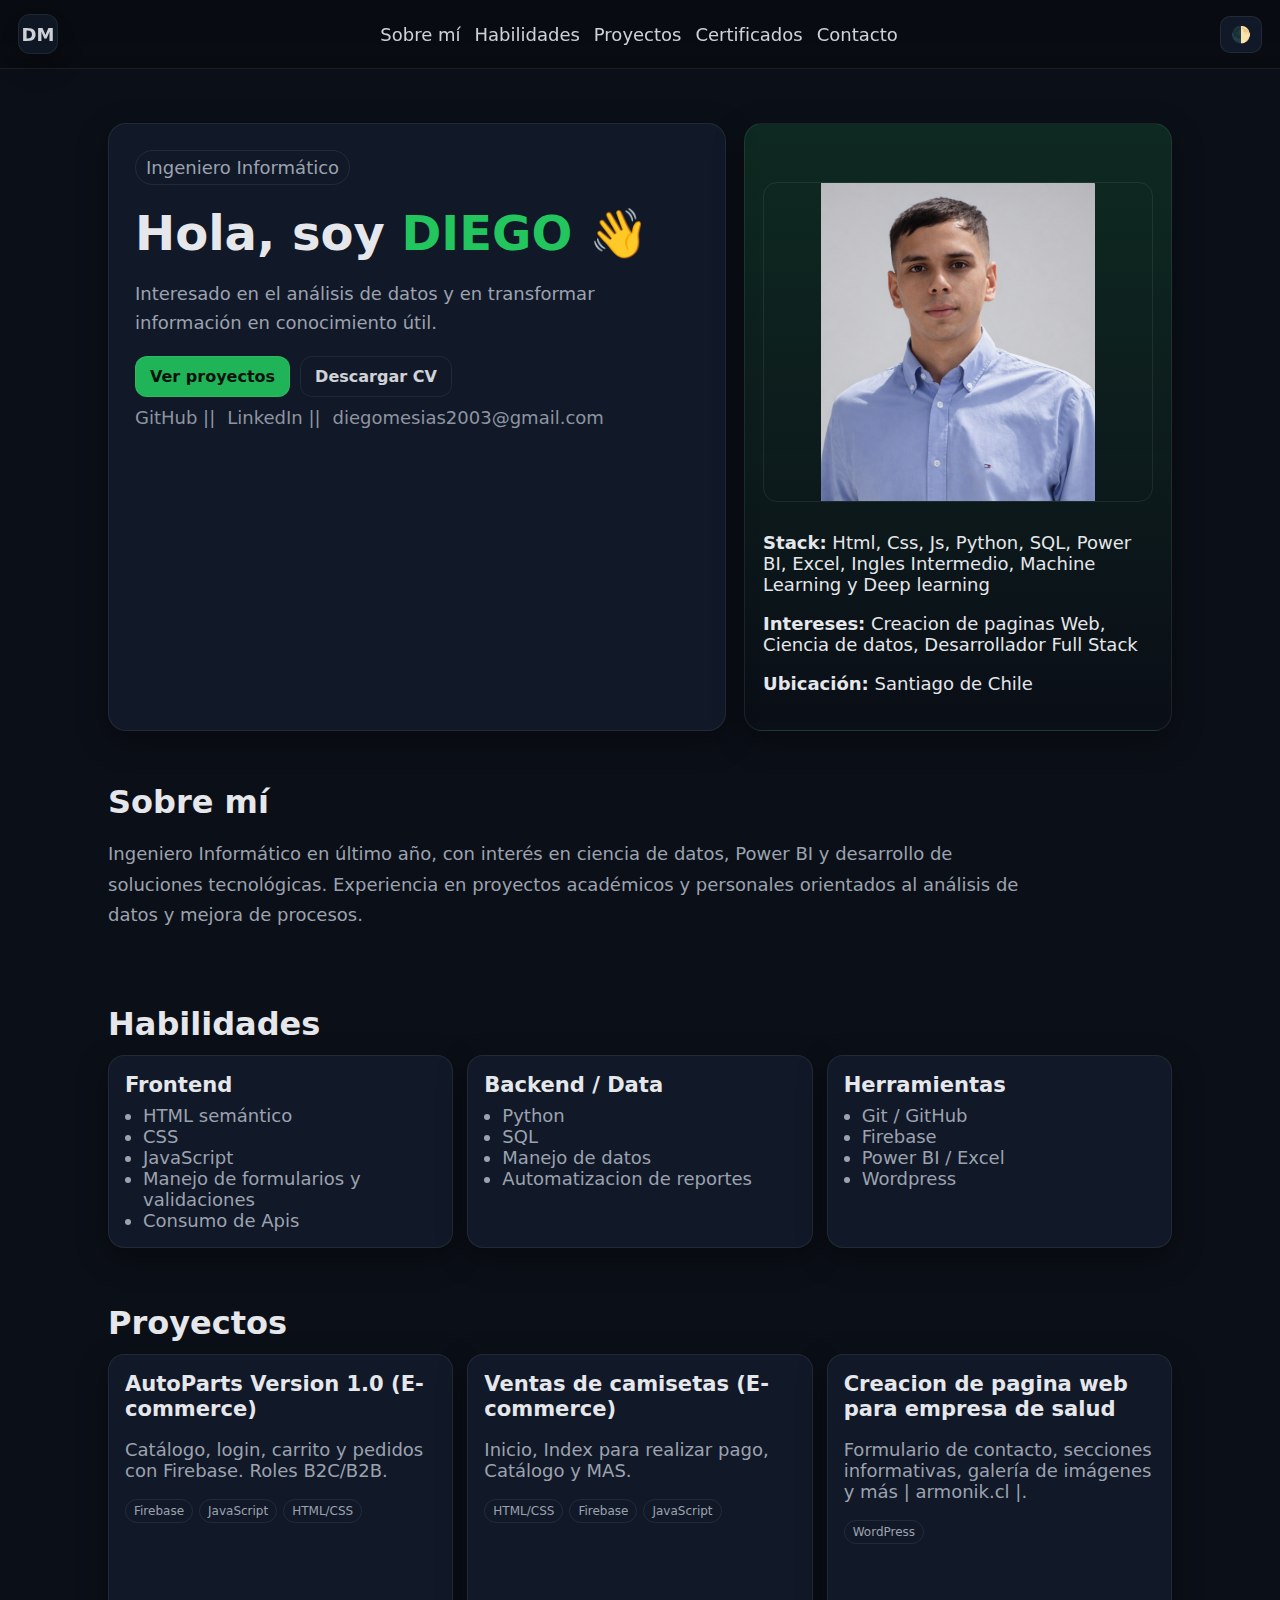
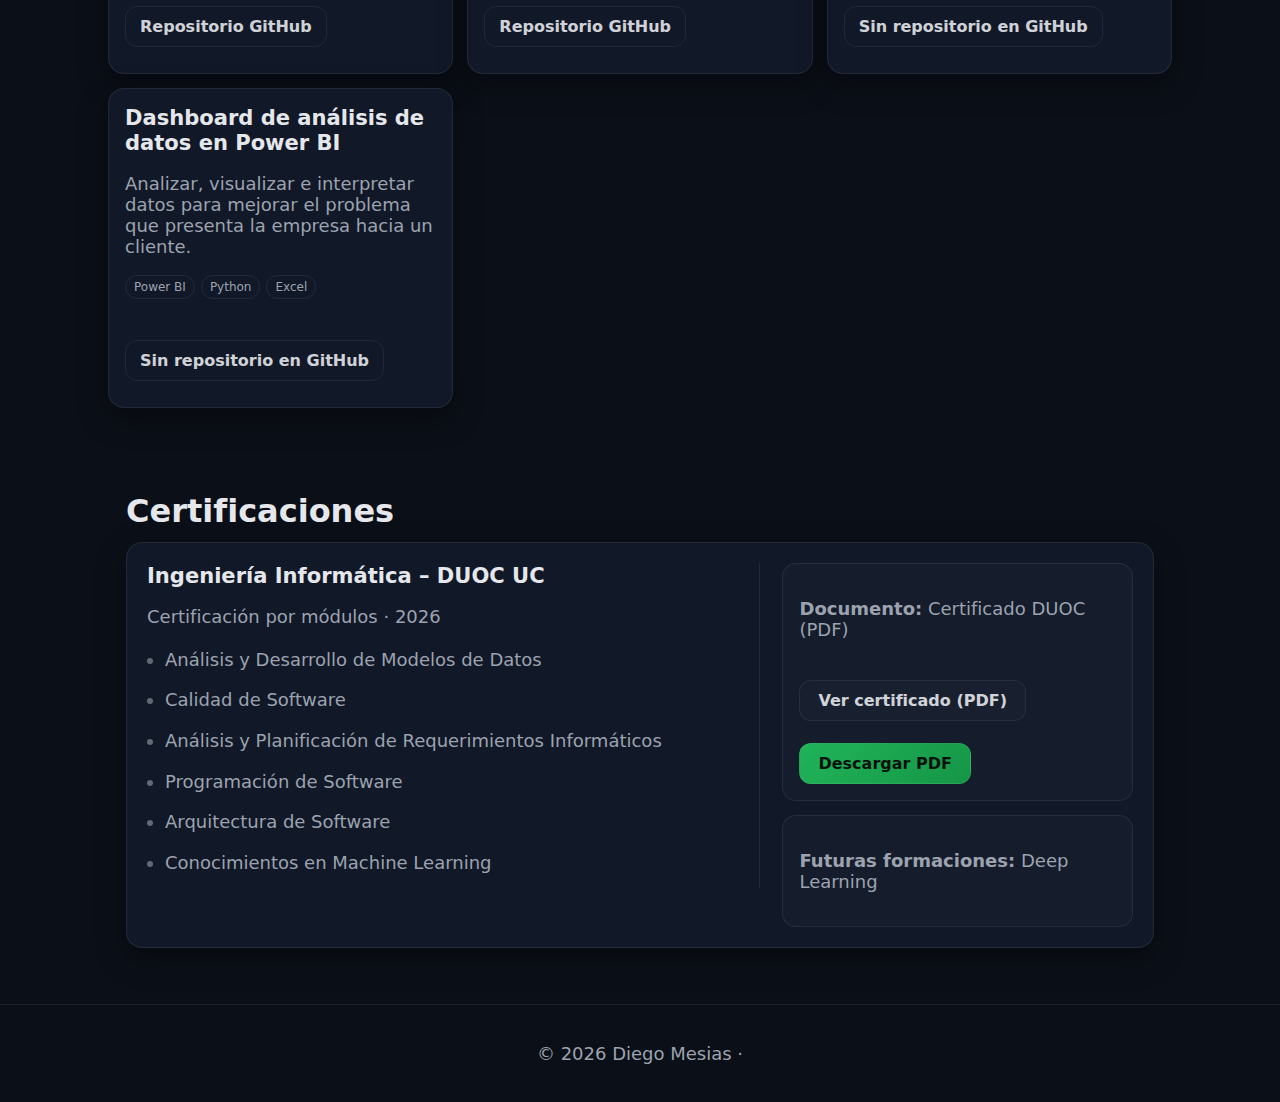
<file: assets/diego.html>
<!doctype html>
<html lang="es">
<head>
  <meta charset="utf-8" />
  <meta name="viewport" content="width=device-width, initial-scale=1" />
  <title>Diego Mesias | Portafolio</title>
  <meta name="description" content="Portafolio de Ingeniero Informático: proyectos, habilidades, certificados y contacto." />
  <link rel="stylesheet" href="../css/style.css" />
</head>

<body>
  <header class="header">
    <a class="logo" href="#top">DM</a>
    <nav class="nav">
      <a href="#sobre-mi">Sobre mí</a>
      <a href="#habilidades">Habilidades</a>
      <a href="#proyectos">Proyectos</a>
      <a href="#certificados">Certificados</a>
      <a href="#contacto">Contacto</a>
    </nav>
    <button class="btn small" id="themeBtn" aria-label="Cambiar tema">🌓</button>
  </header>

  <main id="top">
    <section class="hero">
      <div class="hero__content">
        <p class="tag">Ingeniero Informático</p>
        <h1>Hola, soy <span class="accent">DIEGO</span> 👋</h1>
        <p class="subtitle">
          Interesado en el análisis de datos y en transformar información en conocimiento útil.
        </p>

        <div class="cta">
          <a class="btn" href="#proyectos">Ver proyectos</a>
          <a class="btn ghost" href="assets/cv.pdf" target="_blank" rel="noreferrer">Descargar CV</a>
        </div>

        <div class="links">
          <a href="https://github.com/dimesias" target="_blank" rel="noreferrer">GitHub || </a>
          <a href="https://www.linkedin.com/in/diegotrabajo/" target="_blank" rel="noreferrer">LinkedIn || </a>
          <a href="diegomesias2003@gmail.com">diegomesias2003@gmail.com</a>
        </div>
      </div>

      <div class="hero__card">
        <img class="avatar" src="foto_PORTAFOLIO.png" alt="Foto de Diego" />
        <div class="mini">
          <p><b>Stack:</b> Html, Css, Js, Python, SQL, Power BI, Excel, Ingles Intermedio, Machine Learning y Deep learning</p>
          <p><b>Intereses:</b> Creacion de  paginas Web, Ciencia de datos, Desarrollador Full Stack</p>
          <p><b>Ubicación:</b> Santiago de Chile</p>
        </div>
      </div>
    </section>

    <section id="sobre-mi" class="section">
      <h2>Sobre mí</h2>
      <p class="text">
        Ingeniero Informático en último año, con interés en ciencia de datos, Power BI y desarrollo de soluciones tecnológicas. 
        Experiencia en proyectos académicos y personales orientados al análisis de datos y mejora de procesos.
      </p>
    </section>

    <section id="habilidades" class="section">
      <h2>Habilidades</h2>
      <div class="grid">
        <div class="card">
          <h3>Frontend</h3>
          <ul>
            <li>HTML semántico</li>
            <li>CSS</li>
            <li>JavaScript</li>
            <li>Manejo de formularios y validaciones</li>
            <li>Consumo de Apis</li>
          </ul>
        </div>
        <div class="card">
          <h3>Backend / Data</h3>
          <ul>
            <li>Python</li>
            <li>SQL</li>
            <li>Manejo de datos</li>
            <li>Automatizacion de reportes</li>
          </ul>
        </div>
        <div class="card">
          <h3>Herramientas</h3>
          <ul>
            <li>Git / GitHub</li>
            <li>Firebase</li>
            <li>Power BI / Excel</li>
            <li>Wordpress</li>
          </ul>
        </div>
      </div>
    </section>

    <section id="proyectos" class="section">
      <div class="section__head">
        <h2>Proyectos</h2>
        
      </div>

      <div id="projects" class="grid projects"></div>
    </section>

  

    <section id="certificados" class="section">
  <section id="certificados" class="section">
  
    <h2>Certificaciones</h2>

    <div class="cert-wide card">
        <div class="cert-wide__left">
        <h3>Ingeniería Informática – DUOC UC</h3>
        <p class="muted">Certificación por módulos · 2026</p>

        <ul class="cert-list">
            <li>Análisis y Desarrollo de Modelos de Datos</li>
            <li>Calidad de Software</li>
            <li>Análisis y Planificación de Requerimientos Informáticos</li>
            <li>Programación de Software</li>
            <li>Arquitectura de Software</li>
            <li>Conocimientos en Machine Learning</li>
        </ul>
        </div>

        <div class="cert-wide__right">
        <div class="cert-box">
            <p class="muted"><b>Documento:</b> Certificado DUOC (PDF)</p>
            <a class="btn ghost" href="./certificados.pdf" target="_blank" rel="noreferrer">
                 Ver certificado (PDF)
            </a>

            <a class="btn" href="./certificados.pdf" download>
              Descargar PDF
            </a>
        </div>

        <div class="cert-box">
            
            <p class="muted"><b>Futuras formaciones:</b> Deep Learning</p>
        </div>
        </div>
    </div>
</section>


  </main>

  <footer class="footer">
    <p>© <span id="year"></span> Diego Mesias ·</p>
  </footer>

  <script src="../js/main.js"></script>
</body>
</html>
</file>
<file: style.css>
/* ============================================
   DIEGO MESIAS — PORTFOLIO
   Paleta: blanco diamante + rojo fuerte
   Tipografía: Bricolage Grotesque + DM Sans
   ============================================ */

/* ---------- Variables: blanco diamante + rojo fuerte ---------- */
:root {
  --bg: #fafbfd;
  --bg-elevated: #ffffff;
  --bg-card: #ffffff;
  --bg-card-hover: #f8fafc;
  --text: #0f172a;
  --text-muted: #64748b;
  --accent: #b91c1c;
  --accent-soft: rgba(185, 28, 28, 0.1);
  --accent-hover: #dc2626;
  --border: rgba(15, 23, 42, 0.08);
  --border-strong: rgba(15, 23, 42, 0.12);
  --radius: 14px;
  --radius-sm: 10px;
  --shadow: 0 8px 32px rgba(15, 23, 42, 0.08);
  --shadow-sm: 0 2px 12px rgba(15, 23, 42, 0.05);
  --ease: cubic-bezier(0.25, 0.46, 0.45, 0.94);
  --font-head: "Bricolage Grotesque", system-ui, sans-serif;
  --font-body: "DM Sans", system-ui, sans-serif;
}

/* ---------- Base ---------- */
html {
  scroll-behavior: smooth;
}

body {
  margin: 0;
  padding: 0;
  background: var(--bg);
  color: var(--text);
  font-family: var(--font-body);
  font-size: 1rem;
  line-height: 1.65;
  transition: background 0.35s var(--ease), color 0.35s var(--ease);
}

/* ---------- Header ---------- */
.header {
  position: sticky;
  top: 0;
  z-index: 100;
  display: flex;
  align-items: center;
  justify-content: space-between;
  padding: 1rem 1.5rem;
  background: rgba(250, 251, 253, 0.92);
  backdrop-filter: blur(16px);
  -webkit-backdrop-filter: blur(16px);
  border-bottom: 1px solid var(--border);
  transition: background 0.3s var(--ease), border-color 0.3s var(--ease);
}

.logo {
  font-family: var(--font-head);
  font-weight: 700;
  font-size: 1.35rem;
  letter-spacing: -0.03em;
  color: var(--accent);
  text-decoration: none;
  transition: color 0.2s var(--ease);
}

.logo:hover {
  color: var(--accent-hover);
}

.nav {
  display: flex;
  align-items: center;
  gap: 0.25rem;
}

.nav a {
  padding: 0.5rem 0.9rem;
  font-size: 0.9rem;
  font-weight: 500;
  color: var(--text-muted);
  text-decoration: none;
  border-radius: var(--radius-sm);
  transition: color 0.2s var(--ease), background 0.2s var(--ease);
}

.nav a:hover {
  color: var(--text);
  background: var(--border);
}

/* ---------- Hero ---------- */
.section--hero {
  position: relative;
  min-height: 85vh;
  display: grid;
  grid-template-columns: 1fr auto;
  gap: 3.5rem;
  align-items: center;
  max-width: 1120px;
  margin: 0 auto;
  padding: 4rem 1.5rem 5rem;
}

.section--hero::before {
  content: "";
  position: absolute;
  top: -20%;
  right: -15%;
  width: 60%;
  height: 120%;
  background: radial-gradient(ellipse at center, var(--accent-soft) 0%, transparent 70%);
  pointer-events: none;
  opacity: 0.6;
}

.hero__content {
  position: relative;
  z-index: 1;
  animation: fadeUp 0.7s var(--ease) both;
}

.tag {
  display: inline-block;
  font-size: 0.8rem;
  font-weight: 600;
  text-transform: uppercase;
  letter-spacing: 0.12em;
  color: var(--accent);
  margin-bottom: 0.75rem;
}

.hero h1 {
  font-family: var(--font-head);
  font-size: clamp(2.5rem, 6vw, 3.75rem);
  font-weight: 700;
  line-height: 1.1;
  letter-spacing: -0.04em;
  color: var(--text);
  margin: 0 0 1rem;
}

.hero .accent {
  color: var(--accent);
  position: relative;
}

.subtitle {
  font-size: 1.15rem;
  color: var(--text-muted);
  max-width: 36ch;
  margin-bottom: 1.75rem;
  line-height: 1.6;
}

.cta {
  display: flex;
  flex-wrap: wrap;
  gap: 0.75rem;
  margin-bottom: 1.75rem;
}

.btn {
  display: inline-flex;
  align-items: center;
  justify-content: center;
  gap: 0.5rem;
  padding: 0.75rem 1.4rem;
  font-family: var(--font-body);
  font-weight: 600;
  font-size: 0.95rem;
  text-decoration: none;
  border-radius: var(--radius-sm);
  border: none;
  cursor: pointer;
  transition: transform 0.2s var(--ease), box-shadow 0.2s var(--ease), background 0.2s var(--ease), color 0.2s var(--ease);
}

.btn:focus-visible {
  outline: 2px solid var(--accent);
  outline-offset: 2px;
}

.btn:not(.ghost):not(.icon) {
  background: var(--accent);
  color: #ffffff;
}

.btn:not(.ghost):not(.icon):hover {
  background: var(--accent-hover);
  color: #ffffff;
  transform: translateY(-2px);
  box-shadow: 0 8px 24px var(--accent-soft);
}

.btn.ghost {
  background: transparent;
  color: var(--text);
  border: 1px solid var(--border-strong);
}

.btn.ghost:hover {
  background: var(--border);
  border-color: var(--border-strong);
}

.hero__card {
  position: relative;
  z-index: 1;
  padding: 0;
  animation: fadeUp 0.7s var(--ease) 0.15s both;
}

.hero__card .avatar-wrap {
  display: block;
  width: 280px;
  height: 280px;
  margin: 0 auto;
  overflow: hidden;
  border-radius: 50%;
  border: 4px solid var(--accent);
  background: var(--bg-elevated);
  box-shadow: var(--shadow);
  transition: transform 0.4s var(--ease), box-shadow 0.4s var(--ease);
}

.hero__card .avatar-wrap:hover {
  transform: scale(1.03);
  box-shadow: 0 12px 40px rgba(15, 23, 42, 0.15);
}

.avatar {
  width: 100%;
  height: 100%;
  object-fit: cover;
  object-position: top center;
  display: block;
}

/* Scroll hint (hero) */
.scroll-hint {
  position: absolute;
  bottom: 1.5rem;
  left: 50%;
  transform: translateX(-50%);
  display: flex;
  flex-direction: column;
  align-items: center;
  gap: 0.5rem;
  color: var(--text-muted);
  text-decoration: none;
  font-size: 0.75rem;
  font-weight: 600;
  text-transform: uppercase;
  letter-spacing: 0.15em;
  transition: color 0.2s var(--ease), opacity 0.2s var(--ease);
}

.scroll-hint:hover {
  color: var(--accent);
}

.scroll-hint__text {
  opacity: 0.9;
}

.scroll-hint__line {
  width: 1px;
  height: 32px;
  background: linear-gradient(to bottom, var(--text-muted), transparent);
  border-radius: 1px;
  animation: scrollLine 2s ease-in-out infinite;
}

@keyframes scrollLine {
  0%, 100% { opacity: 0.3; transform: scaleY(0.6); }
  50% { opacity: 1; transform: scaleY(1); }
}

.scroll-hint.is-hidden {
  opacity: 0;
  pointer-events: none;
}

@media (max-width: 600px) {
  .scroll-hint { display: none; }
}

.links.compact {
  display: flex;
  flex-wrap: wrap;
  gap: 0.65rem;
}

.links a {
  text-decoration: none;
  color: inherit;
}

.btn.icon {
  background: var(--bg-card);
  border: 1px solid var(--border);
  color: var(--text);
  padding: 0.55rem 1rem;
  font-size: 0.9rem;
}

.btn.icon:hover {
  background: var(--border);
  border-color: var(--accent);
  color: var(--accent);
}

/* ---------- Secciones ---------- */
.section {
  position: relative;
  max-width: 900px;
  margin: 0 auto;
  padding: 3rem 1.5rem;
}

.section--alt {
  background: rgba(15, 23, 42, 0.02);
}

.section-num {
  position: absolute;
  top: 3rem;
  left: 1.5rem;
  font-family: var(--font-head);
  font-size: 0.85rem;
  font-weight: 700;
  color: var(--accent);
  opacity: 0.6;
  letter-spacing: 0.05em;
}

@media (min-width: 700px) {
  .section-num {
    left: 0;
  }
}

.section h2 {
  font-family: var(--font-head);
  font-size: clamp(1.75rem, 4vw, 2.25rem);
  font-weight: 700;
  letter-spacing: -0.03em;
  color: var(--text);
  margin: 0 0 1.5rem;
  position: relative;
  padding-bottom: 0.5rem;
}

.section h2::after {
  content: "";
  position: absolute;
  left: 0;
  bottom: 0;
  width: 2.5rem;
  height: 3px;
  background: var(--accent);
  border-radius: 2px;
}

/* Animación al entrar en viewport */
.animate-on-scroll {
  opacity: 0;
  transform: translateY(24px);
  transition: opacity 0.6s var(--ease), transform 0.6s var(--ease);
}

.animate-on-scroll.is-visible {
  opacity: 1;
  transform: translateY(0);
}

.section .text {
  color: var(--text-muted);
  margin: 0;
  max-width: 60ch;
  font-size: 1.05rem;
}

/* ---------- Habilidades ---------- */
.skills {
  display: flex;
  flex-direction: column;
  gap: 2.25rem;
}

.skills__group {
  display: flex;
  flex-wrap: wrap;
  align-items: baseline;
  gap: 0.75rem 1.5rem;
}

.skills__label {
  font-family: var(--font-head);
  font-weight: 700;
  font-size: 1rem;
  color: var(--accent);
  min-width: 150px;
  flex-shrink: 0;
  padding-bottom: 0.2rem;
  border-bottom: 2px solid var(--accent);
}

.skills__tags {
  display: flex;
  flex-wrap: wrap;
  gap: 0.5rem;
  flex: 1;
  min-width: 0;
}

.skill-tag {
  display: inline-block;
  padding: 0.4rem 0.9rem;
  font-size: 0.85rem;
  font-weight: 500;
  color: var(--text-muted);
  background: var(--bg-card);
  border: 1px solid var(--border);
  border-radius: 999px;
  transition: border-color 0.2s var(--ease), color 0.2s var(--ease), background 0.2s var(--ease);
}

.skill-tag:hover {
  color: var(--accent);
  border-color: var(--accent);
  background: var(--accent-soft);
}

@media (max-width: 620px) {
  .skills__group {
    flex-direction: column;
    align-items: flex-start;
    gap: 0.5rem;
  }
  .skills__label {
    min-width: 0;
    border-bottom: none;
  }
}

/* ---------- Proyectos — Carrusel ---------- */
.carousel {
  position: relative;
  max-width: 820px;
  margin: 0 auto;
}

.carousel__viewport {
  overflow: hidden;
  border-radius: var(--radius);
  border: 1px solid var(--border);
  background: var(--bg-card);
  box-shadow: var(--shadow-sm);
}

.carousel__track {
  display: flex;
  transition: transform 0.4s var(--ease);
}

.carousel__slide {
  flex: 0 0 100%;
  min-width: 100%;
}

.carousel__img {
  width: 100%;
  height: auto;
  display: block;
  border-radius: var(--radius);
  object-fit: contain;
  max-height: 440px;
  background: var(--bg-elevated);
}

.carousel__placeholder {
  display: flex;
  flex-direction: column;
  align-items: center;
  justify-content: center;
  min-height: 280px;
  padding: 2rem;
  background: var(--bg-elevated);
  border-radius: var(--radius);
  border: 1px dashed var(--border);
  text-align: center;
}

.carousel__placeholder-icon {
  font-size: 3rem;
  margin-bottom: 1rem;
  opacity: 0.85;
}

.carousel__placeholder-text {
  margin: 0;
  font-size: 0.95rem;
  color: var(--text-muted);
  line-height: 1.55;
  max-width: 32ch;
}

.carousel__btn {
  position: absolute;
  top: 50%;
  transform: translateY(-50%);
  z-index: 2;
  width: 46px;
  height: 46px;
  padding: 0;
  border: none;
  border-radius: 50%;
  background: var(--bg-card);
  color: var(--text);
  font-size: 1.5rem;
  line-height: 1;
  cursor: pointer;
  box-shadow: var(--shadow-sm);
  border: 1px solid var(--border);
  display: flex;
  align-items: center;
  justify-content: center;
  transition: background 0.2s var(--ease), color 0.2s var(--ease), border-color 0.2s var(--ease);
}

.carousel__btn:hover {
  background: var(--accent);
  color: #ffffff;
  border-color: var(--accent);
}

.carousel__prev { left: -0.6rem; }
.carousel__next { right: -0.6rem; }

.carousel__caption {
  margin-top: 1.5rem;
  padding: 0 0.5rem;
  text-align: center;
}

.carousel__title {
  font-family: var(--font-head);
  font-size: 1.25rem;
  font-weight: 700;
  color: var(--text);
  margin: 0 0 0.4rem;
}

.carousel__desc {
  font-size: 0.95rem;
  color: var(--text-muted);
  margin: 0 0 0.75rem;
  line-height: 1.55;
}

.carousel__link {
  display: inline-flex;
  margin-top: 0.25rem;
}

.carousel__dots {
  display: flex;
  justify-content: center;
  gap: 0.5rem;
  margin-top: 1.25rem;
  flex-wrap: wrap;
}

.carousel__dot {
  width: 10px;
  height: 10px;
  padding: 0;
  border: none;
  border-radius: 50%;
  background: var(--border);
  cursor: pointer;
  transition: background 0.2s var(--ease), transform 0.2s var(--ease);
}

.carousel__dot:hover {
  background: var(--text-muted);
}

.carousel__dot.is-active {
  background: var(--accent);
  transform: scale(1.25);
}

@media (max-width: 700px) {
  .carousel__prev { left: 0.35rem; }
  .carousel__next { right: 0.35rem; }
  .carousel__btn { width: 38px; height: 38px; font-size: 1.25rem; }
  .carousel__img { max-height: 280px; }
  .carousel__placeholder { min-height: 200px; }
}

/* ---------- Certificaciones ---------- */
.cert-cards {
  display: grid;
  grid-template-columns: repeat(auto-fill, minmax(270px, 1fr));
  gap: 1.25rem;
  margin-bottom: 1.5rem;
}

.cert-card {
  display: flex;
  align-items: flex-start;
  gap: 1rem;
  padding: 1.35rem;
  background: var(--bg-card);
  border: 1px solid var(--border);
  border-radius: var(--radius);
  transition: border-color 0.25s var(--ease), box-shadow 0.25s var(--ease), background 0.25s var(--ease);
}

.cert-card:hover {
  border-color: var(--accent);
  box-shadow: var(--shadow-sm);
  background: var(--bg-card-hover);
}

.cert-card__icon {
  flex-shrink: 0;
  width: 52px;
  height: 52px;
  display: flex;
  align-items: center;
  justify-content: center;
  border-radius: 50%;
  background: var(--accent-soft);
  color: var(--accent);
  border: 2px solid rgba(185, 28, 28, 0.3);
}

.cert-card__content { flex: 1; min-width: 0; }

.cert-card__title {
  font-family: var(--font-head);
  font-size: 1rem;
  font-weight: 700;
  color: var(--text);
  margin: 0 0 0.35rem;
  line-height: 1.35;
}

.cert-card__meta {
  font-size: 0.85rem;
  color: var(--text-muted);
  margin: 0;
  line-height: 1.45;
}

.cert-future {
  font-size: 0.9rem;
  color: var(--text-muted);
  margin: 0 0 1.25rem;
  padding: 0 0.25rem;
}

.cert-download {
  text-align: center;
  padding-top: 0.5rem;
}

.cert-download .btn {
  display: inline-flex;
  align-items: center;
  gap: 0.5rem;
}

@media (max-width: 600px) {
  .cert-cards { grid-template-columns: 1fr; }
}

/* ---------- Contacto ---------- */
.section--contact .text {
  margin-bottom: 1rem;
}

.btn-whatsapp {
  display: inline-flex;
  align-items: center;
  gap: 0.6rem;
  padding: 0.75rem 1.5rem;
  margin-bottom: 1.25rem;
  background: #25d366;
  color: #fff;
  border: none;
  border-radius: 999px;
  font-weight: 700;
  font-size: 1rem;
  text-decoration: none;
  box-shadow: 0 4px 14px rgba(37, 211, 102, 0.4);
  transition: background 0.2s var(--ease), transform 0.2s var(--ease), box-shadow 0.2s var(--ease);
}

.btn-whatsapp:hover {
  background: #20bd5a;
  color: #fff;
  transform: translateY(-2px);
  box-shadow: 0 6px 20px rgba(37, 211, 102, 0.45);
}

.btn-whatsapp .whatsapp-icon {
  flex-shrink: 0;
}

.section--contact .links {
  justify-content: flex-start;
}

/* ---------- Back to top ---------- */
.back-to-top {
  position: fixed;
  bottom: 1.5rem;
  right: 1.5rem;
  z-index: 50;
  width: 48px;
  height: 48px;
  display: flex;
  align-items: center;
  justify-content: center;
  background: var(--accent);
  color: #fff;
  border: none;
  border-radius: 50%;
  box-shadow: 0 4px 20px rgba(185, 28, 28, 0.35);
  text-decoration: none;
  opacity: 0;
  visibility: hidden;
  transform: translateY(8px);
  transition: opacity 0.3s var(--ease), transform 0.3s var(--ease), background 0.2s var(--ease), box-shadow 0.2s var(--ease);
}

.back-to-top.is-visible {
  opacity: 1;
  visibility: visible;
  transform: translateY(0);
}

.back-to-top:hover {
  background: var(--accent-hover);
  color: #fff;
  box-shadow: 0 6px 24px rgba(185, 28, 28, 0.4);
  transform: translateY(-2px);
}

/* ---------- Footer ---------- */
.footer {
  text-align: center;
  padding: 2rem 1rem;
  border-top: 1px solid var(--border);
  color: var(--text-muted);
  font-size: 0.9rem;
}

.footer p { margin: 0; }

/* ---------- Utilidades ---------- */
.muted {
  color: var(--text-muted);
  font-size: 0.9rem;
  margin: 0 0 0.75rem;
}

.badge {
  display: inline-block;
  padding: 0.25rem 0.65rem;
  font-size: 0.75rem;
  font-weight: 600;
  background: var(--accent-soft);
  color: var(--accent);
  border-radius: 6px;
}

/* ---------- Animación ---------- */
@keyframes fadeUp {
  from { opacity: 0; transform: translateY(16px); }
  to   { opacity: 1; transform: translateY(0); }
}

/* ---------- Responsive global ---------- */
@media (max-width: 900px) {
  .section--hero {
    grid-template-columns: 1fr;
    text-align: center;
    padding: 3rem 1rem 4rem;
    min-height: auto;
  }

  .section--hero::before {
    top: -10%;
    right: -30%;
    width: 80%;
    opacity: 0.4;
  }

  .hero__content { order: 1; }
  .hero__card { order: 2; max-width: 320px; margin: 0 auto; }

  .subtitle {
    margin-left: auto;
    margin-right: auto;
  }

  .cta { justify-content: center; }
  .links.compact { justify-content: center; }
}

/* ---------- Menú móvil ---------- */
.menu-toggle {
  display: none;
  flex-direction: column;
  justify-content: center;
  gap: 5px;
  width: 42px;
  height: 42px;
  padding: 0;
  background: transparent;
  border: 1px solid var(--border);
  border-radius: var(--radius-sm);
  cursor: pointer;
  color: var(--text);
  transition: background 0.2s var(--ease);
}

.menu-toggle span {
  display: block;
  width: 20px;
  height: 2px;
  background: currentColor;
  margin: 0 auto;
  border-radius: 1px;
  transition: transform 0.25s var(--ease), opacity 0.25s var(--ease);
}

.menu-toggle[aria-expanded="true"] span:nth-child(1) {
  transform: translateY(7px) rotate(45deg);
}

.menu-toggle[aria-expanded="true"] span:nth-child(2) {
  opacity: 0;
}

.menu-toggle[aria-expanded="true"] span:nth-child(3) {
  transform: translateY(-7px) rotate(-45deg);
}

@media (max-width: 768px) {
  .menu-toggle { display: flex; }

  .nav { display: none; }

  .nav.open {
    display: flex;
    flex-direction: column;
    position: absolute;
    top: 100%;
    left: 0;
    right: 0;
    background: var(--bg-card);
    border-bottom: 1px solid var(--border);
    padding: 1rem;
    gap: 0.25rem;
    box-shadow: var(--shadow);
  }

  .nav.open a {
    padding: 0.75rem 1rem;
  }
}

/* Reduce motion */
@media (prefers-reduced-motion: reduce) {
  html { scroll-behavior: auto; }
  *, *::before, *::after {
    animation-duration: 0.01ms !important;
    animation-iteration-count: 1 !important;
    transition-duration: 0.01ms !important;
  }
}
</file>
<file: css/style.css>
:root{
  --bg:#0b0f17;
  --panel:#111827;
  --text:#e5e7eb;
  --muted:#9ca3af;
  --accent:#22c55e;
  --border: rgba(255,255,255,.08);
  --shadow: 0 10px 30px rgba(0,0,0,.35);
}

body.light{
  --bg:#f6f7fb;
  --panel:#ffffff;
  --text:#0f172a;
  --muted:#475569;
  --accent:#16a34a;
  --border: rgba(15,23,42,.12);
  --shadow: 0 12px 30px rgba(15,23,42,.10);
}

*{ box-sizing:border-box; }
html{ scroll-behavior:smooth; }
body{
  margin:0;
  font-family: ui-sans-serif, system-ui, -apple-system, Segoe UI, Roboto, Arial;
  background: var(--bg);
  color: var(--text);
  font-size: 18px; /* Incrementado desde el valor predeterminado */
}

a{ color:inherit; text-decoration:none; opacity:.9; }
a:hover{ opacity:1; }

.header{
  position: sticky;
  top: 0;
  z-index: 10;
  display:flex;
  align-items:center;
  justify-content:space-between;
  gap: 16px;
  padding: 14px 18px;
  background: rgba(0,0,0,.25);
  backdrop-filter: blur(10px);
  border-bottom: 1px solid var(--border);
}

.logo{
  width:40px; height:40px;
  display:grid; place-items:center;
  border: 1px solid var(--border);
  border-radius: 12px;
  background: var(--panel);
  box-shadow: var(--shadow);
  font-weight: 800;
}

.nav{
  display:flex;
  gap: 14px;
  flex-wrap: wrap;
  justify-content: center;
}

.hero{
  max-width: 1100px;
  margin: 30px auto 0;
  padding: 24px 18px;
  display:grid;
  grid-template-columns: 1.3fr .9fr;
  gap: 18px;
}

.hero__content{
  background: var(--panel);
  border:1px solid var(--border);
  border-radius: 18px;
  padding: 26px;
  box-shadow: var(--shadow);
}

.hero__card{
  background: linear-gradient(180deg, rgba(34,197,94,.15), rgba(0,0,0,0));
  border:1px solid var(--border);
  border-radius: 18px;
  padding: 18px;
  box-shadow: var(--shadow);
  display:flex;
  flex-direction: column;
  gap: 12px;
}

.tag{
  display:inline-block;
  padding: 6px 10px;
  border-radius: 999px;
  border: 1px solid var(--border);
  color: var(--muted);
  margin: 0 0 12px;
}

h1{ font-size: 48px; margin: 8px 0 10px; } /* Incrementado para encabezados principales */
.accent{ color: var(--accent); }
.subtitle{ color: var(--muted); font-size: 18px; line-height: 1.6; max-width: 60ch; } /* Ajustado para párrafos y texto secundario */

.cta{ display:flex; gap: 10px; margin: 18px 0 10px; flex-wrap: wrap; }
.links{ display:flex; gap: 12px; color: var(--muted); flex-wrap: wrap; }

.btn{
  border: 1px solid var(--border);
  background: var(--accent);
  color: #06120b;
  padding: 10px 14px;
  border-radius: 12px;
  font-weight: 700;
  cursor:pointer;
  display:inline-block;
  font-size: 16px; /* Ajustado para botones */
}
.btn.ghost{
  background: transparent;
  color: var(--text);
}
.btn.small{ padding: 8px 10px; border-radius: 10px; background: var(--panel); color: var(--text); }

.section{
  max-width: 1100px;
  margin: 0 auto;
  padding: 28px 18px;
}
.section h2{ margin: 0 0 12px; font-size: 32px; } /* Incrementado para encabezados secundarios */
.text{ color: var(--muted); line-height: 1.7; max-width: 80ch; }

.section__head{
  display:flex;
  align-items:center;
  justify-content: space-between;
  gap: 12px;
  flex-wrap: wrap;
}

.grid{
  display:grid;
  grid-template-columns: repeat(3, 1fr);
  gap: 14px;
}

.card{
  background: var(--panel);
  border:1px solid var(--border);
  border-radius: 16px;
  padding: 16px;
  box-shadow: var(--shadow);
}
.card h3{ margin: 0 0 8px; }
.card ul{ margin: 0; padding-left: 18px; color: var(--muted); }
.muted{ color: var(--muted); }

.projects .card{
  height: 320px; /* Establecer una altura fija para todas las tarjetas */
  display: flex;
  flex-direction: column;
  justify-content: space-between; /* Asegurar que el contenido esté distribuido uniformemente */
}
.project__top{
  flex-grow: 1; /* Permitir que esta sección ocupe el espacio disponible */
}
.badges{ display:flex; gap: 6px; flex-wrap: wrap; }
.badge{
  font-size: 12px;
  padding: 4px 8px;
  border-radius: 999px;
  border:1px solid var(--border);
  color: var(--muted);
}

.input{
  width: min(420px, 100%);
  padding: 10px 12px;
  border-radius: 12px;
  border:1px solid var(--border);
  background: transparent;
  color: var(--text);
  outline: none;
}

.form{ display:flex; flex-direction: column; gap: 10px; max-width: 520px; }

.avatar{
  width: auto; /* Maintain aspect ratio */
  height: auto; /* Ensure the image scales proportionally */
  max-width: 100%;
  max-height: 320px; /* Limit height for better alignment */
  object-fit: contain; /* Adjust fit to prevent distortion */
  border-radius: 14px;
  border: 1px solid var(--border);
  margin-top: 40px; /* Position the avatar lower */
}

.footer{
  border-top: 1px solid var(--border);
  padding: 20px 18px;
  text-align:center;
  color: var(--muted);
}

@media (max-width: 900px){
  .hero{ grid-template-columns: 1fr; }
  h1{ font-size: 34px; }
  .grid{ grid-template-columns: 1fr; }
}

/* ===============================
   CERTIFICACIONES – LAYOUT
   =============================== */

.cert-wide{
  display: grid;
  grid-template-columns: 1.4fr .8fr;
  gap: 22px;                 /* MÁS espacio entre columnas */
  align-items: start;
  padding: 20px;             /* más aire dentro del card grande */
}

/* separación visual suave entre lado izquierdo y derecho */
.cert-wide__left{
  padding-right: 18px;
  border-right: 1px solid var(--border);
}

.cert-wide__right{
  display: flex;
  flex-direction: column;
  gap: 14px;
}

/* cajas del lado derecho */
.cert-box{
  border: 1px solid var(--border);
  border-radius: 14px;
  padding: 16px;
  background: rgba(255,255,255,.02);
}

/* ===============================
   CERTIFICACIONES – LISTA IZQUIERDA
   (AQUÍ ESTÁ LA MEJORA)
   =============================== */

.cert-list{
  margin: 14px 0 0;          /* más espacio arriba */
  padding-left: 22px;        /* más indentación para que respire */
  color: var(--muted);
  line-height: 1.7;          /* más aire entre líneas */
}

.cert-list li{
  margin-bottom: 10px;       /* más espacio entre items */
}

/* opcional: bullet más "suave" */
.cert-list li::marker{
  color: rgba(255,255,255,.35);
}

body.light .cert-list li::marker{
  color: rgba(15,23,42,.35);
}

@media (max-width: 900px){
  .cert-wide{ grid-template-columns: 1fr; }
  .cert-wide__left{
    border-right: none;
    padding-right: 0;
    padding-bottom: 12px;
    border-bottom: 1px solid var(--border);
  }
}

/* ===============================
   CERTIFICADOS – BOTONES PDF
   =============================== */

.cert-box {
  display: flex;
  flex-direction: column;
  gap: 14px;
}

.cert-box .btn {
  margin-top: 8px;
  width: fit-content;
  padding: 10px 18px;
  transition: all 0.25s ease;
}

.cert-box .btn + .btn {
  margin-top: 8px; /* un poquito más separado */
}

.cert-box .btn:hover {
  transform: translateY(-3px);
  box-shadow: 0 10px 25px rgba(0, 0, 0, 0.25);
}

.cert-box .btn.ghost {
  border: 1px solid var(--border);
  background: rgba(255, 255, 255, 0.02);
}

.cert-box .btn.ghost:hover {
  background: rgba(255, 255, 255, 0.06);
}

.cert-box .btn:not(.ghost) {
  background: linear-gradient(135deg, #22c55e, #16a34a);
  color: #06120b;
  font-weight: 700;
}

.cert-box .btn:not(.ghost):hover {
  background: linear-gradient(135deg, #16a34a, #15803d);
}

/* Animación suave al cargar */
.cert-wide {
  animation: fadeUp 0.6s ease-out both;
}

@keyframes fadeUp {
  from { opacity: 0; transform: translateY(14px); }
  to   { opacity: 1; transform: translateY(0); }
}

/* Estilos para las imágenes de los proyectos */
.project-image {
  max-width: 100%;
  height: auto;
  display: block;
  margin: 0 auto;
  border-radius: 8px; /* Opcional: para esquinas redondeadas */
}

/* Ajustes específicos para pantallas pequeñas */
@media (max-width: 768px) {
  .project-image {
    max-width: 90%; /* Reduce el tamaño en móviles */
  }
}

/* ===============================
   CAROUSEL – ESTILOS
   =============================== */

.carousel {
  display: flex;
  flex-direction: column;
  align-items: center;
  margin-top: 2rem;
}

.carousel__images {
  display: flex;
  overflow: hidden;
  width: 80%;
  max-width: 600px;
}

.carousel__images img {
  width: 100%;
  transition: transform 0.5s ease;
}

.carousel__controls {
  display: flex;
  justify-content: space-between;
  width: 80%;
  max-width: 600px;
  margin-top: 1rem;
}

.carousel__prev,
.carousel__next {
  background-color: #333;
  color: #fff;
  border: none;
  padding: 0.5rem 1rem;
  cursor: pointer;
}

.carousel-text {
  margin-top: 1rem;
  width: 80%;
  max-width: 600px;
}

.carousel-text textarea {
  width: 100%;
  height: 100px;
  padding: 0.5rem;
  border: 1px solid #ccc;
  border-radius: 4px;
}
</file>
